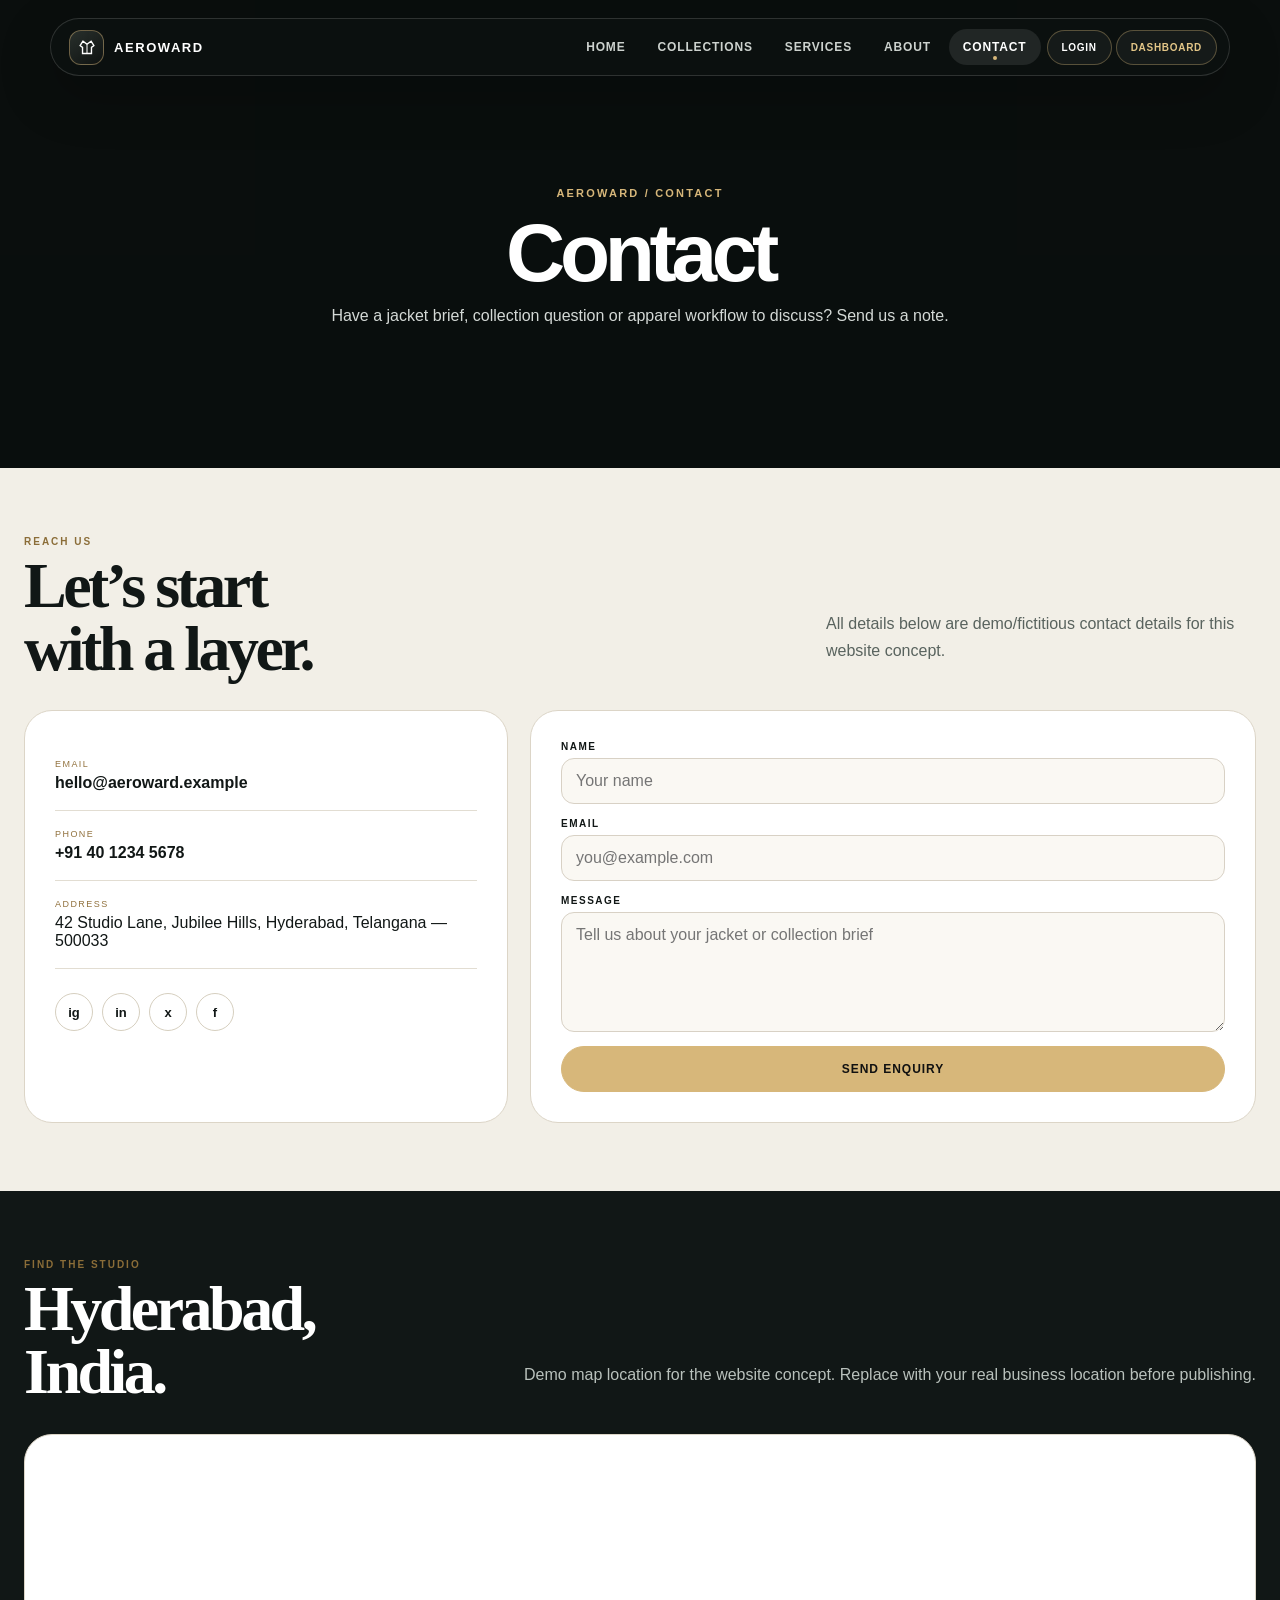
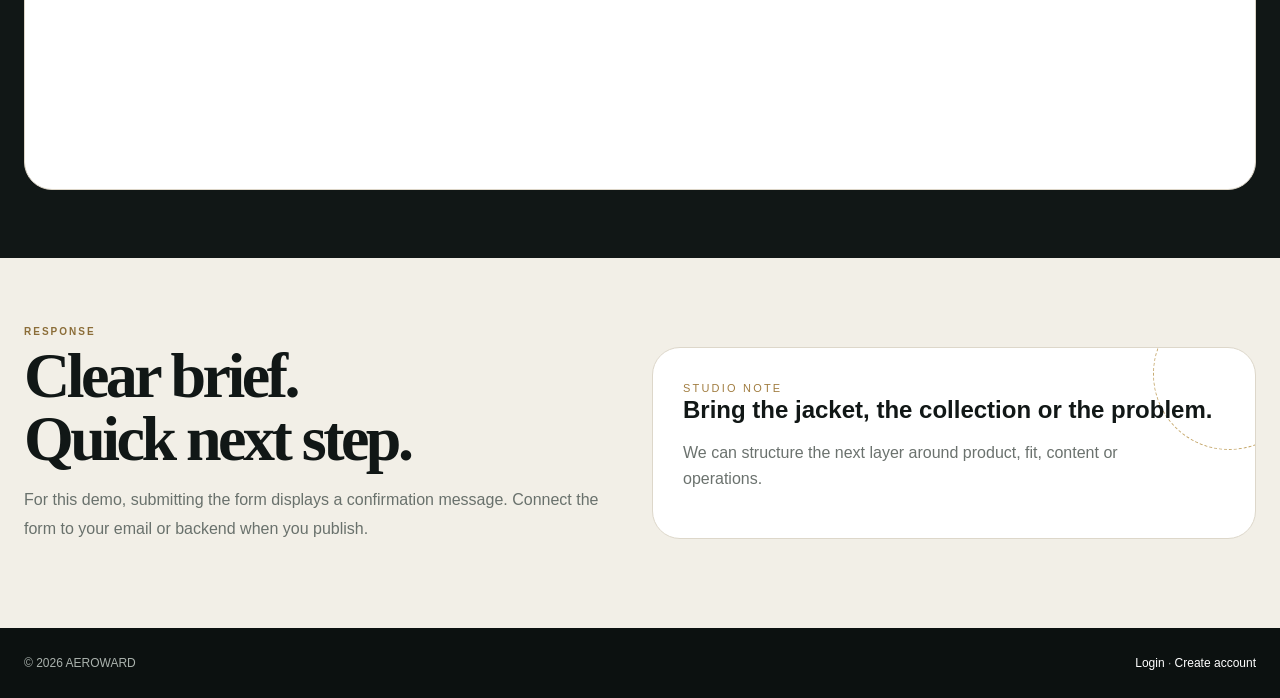
<file: contact.html>
<!doctype html><html lang="en"><head><meta charset="utf-8"><meta name="viewport" content="width=device-width,initial-scale=1"><title>Contact — AEROWARD</title><link rel="stylesheet" href="styles.css"><link rel="icon" href="data:image/svg+xml,%3Csvg xmlns='http://www.w3.org/2000/svg' viewBox='0 0 64 64'%3E%3Crect width='64' height='64' rx='18' fill='%23121716'/%3E%3Cpath d='M20 15l12 9 12-9 8 13-7 5v18H19V33l-7-5 8-13z' fill='none' stroke='%23d7b77a' stroke-width='3'/%3E%3C/svg%3E"></head><body>
<header class="site-nav"><a class="brand" href="index.html"><span class="brand-mark"><svg viewBox="0 0 64 64" fill="none"><path d="M20 15l12 9 12-9 8 13-7 5v18H19V33l-7-5 8-13z" stroke="currentColor" stroke-width="4"/><path d="M32 24v27" stroke="currentColor" stroke-width="3"/></svg></span><span>AEROWARD</span></a><nav class="nav-links"><a href="index.html">Home</a><a href="collections.html">Collections</a><a href="services.html">Services</a><a href="about.html">About</a><a class="active" nav-cta href="contact.html">Contact</a><a class="nav-login" href="login.html">Login</a><a class="nav-dashboard" href="dashboard.html">Dashboard</a></nav><button class="menu-btn" aria-label="Open menu" aria-expanded="false">☰</button><div class="mobile-panel"><a href="index.html">Home</a><a href="collections.html">Collections</a><a href="services.html">Services</a><a href="about.html">About</a><a class="active" nav-cta href="contact.html">Contact</a><a class="nav-login" href="login.html">Login</a><a class="nav-dashboard" href="dashboard.html">Dashboard</a></div></header>
<section class="page-hero" style="background-image:url('https://images.pexels.com/photos/1181686/pexels-photo-1181686.jpeg?auto=compress&cs=tinysrgb&w=1900')"><div><div class="eyebrow">AEROWARD / CONTACT</div><h1>Contact</h1><p>Have a jacket brief, collection question or apparel workflow to discuss? Send us a note.</p></div></section>
<section class="section paper reveal"><div class="container"><div class="section-head"><div><div class="section-kicker">Reach us</div><h2>Let’s start<br>with a layer.</h2></div><p>All details below are demo/fictitious contact details for this website concept.</p></div><div class="contact-grid"><div class="contact-info"><div class="contact-item"><small>Email</small><a href="mailto:hello@aeroward.example">hello@aeroward.example</a></div><div class="contact-item"><small>Phone</small><a href="tel:+914012345678">+91 40 1234 5678</a></div><div class="contact-item"><small>Address</small><span>42 Studio Lane, Jubilee Hills, Hyderabad, Telangana — 500033</span></div><div class="socials"><a class="social" href="https://instagram.com" target="_blank" rel="noreferrer" aria-label="Instagram">ig</a><a class="social" href="https://www.linkedin.com" target="_blank" rel="noreferrer" aria-label="LinkedIn">in</a><a class="social" href="https://x.com" target="_blank" rel="noreferrer" aria-label="X">x</a><a class="social" href="https://www.facebook.com" target="_blank" rel="noreferrer" aria-label="Facebook">f</a></div></div><form class="contact-form" id="contactForm"><div class="field"><label>Name</label><input required placeholder="Your name"></div><div class="field"><label>Email</label><input required type="email" placeholder="you@example.com"></div><div class="field"><label>Message</label><textarea required placeholder="Tell us about your jacket or collection brief"></textarea></div><button class="btn primary" type="submit"><span>Send enquiry</span></button></form></div></div></section>
<section class="section dark reveal"><div class="container"><div class="section-head"><div><div class="section-kicker">Find the studio</div><h2>Hyderabad,<br>India.</h2></div><p>Demo map location for the website concept. Replace with your real business location before publishing.</p></div><div class="map"><iframe title="Demo map" loading="lazy" src="https://www.openstreetmap.org/export/embed.html?bbox=78.397%2C17.405%2C78.452%2C17.438&layer=mapnik&marker=17.423%2C78.425"></iframe></div></div></section>
<section class="section paper reveal"><div class="container"><div class="split"><div class="split-copy"><div class="section-kicker">Response</div><h2>Clear brief.<br>Quick next step.</h2><p>For this demo, submitting the form displays a confirmation message. Connect the form to your email or backend when you publish.</p></div><div class="feature"><span class="num">STUDIO NOTE</span><h3>Bring the jacket, the collection or the problem.</h3><p>We can structure the next layer around product, fit, content or operations.</p></div></div></div></section>
<footer><div class="container footer-row"><span>© 2026 AEROWARD</span><span><a href="login.html">Login</a> · <a href="signup.html">Create account</a></span></div></footer><div class="toast" id="toast">Message sent — this demo form is ready for integration.</div><script src="app.js"></script></body></html>
</file>
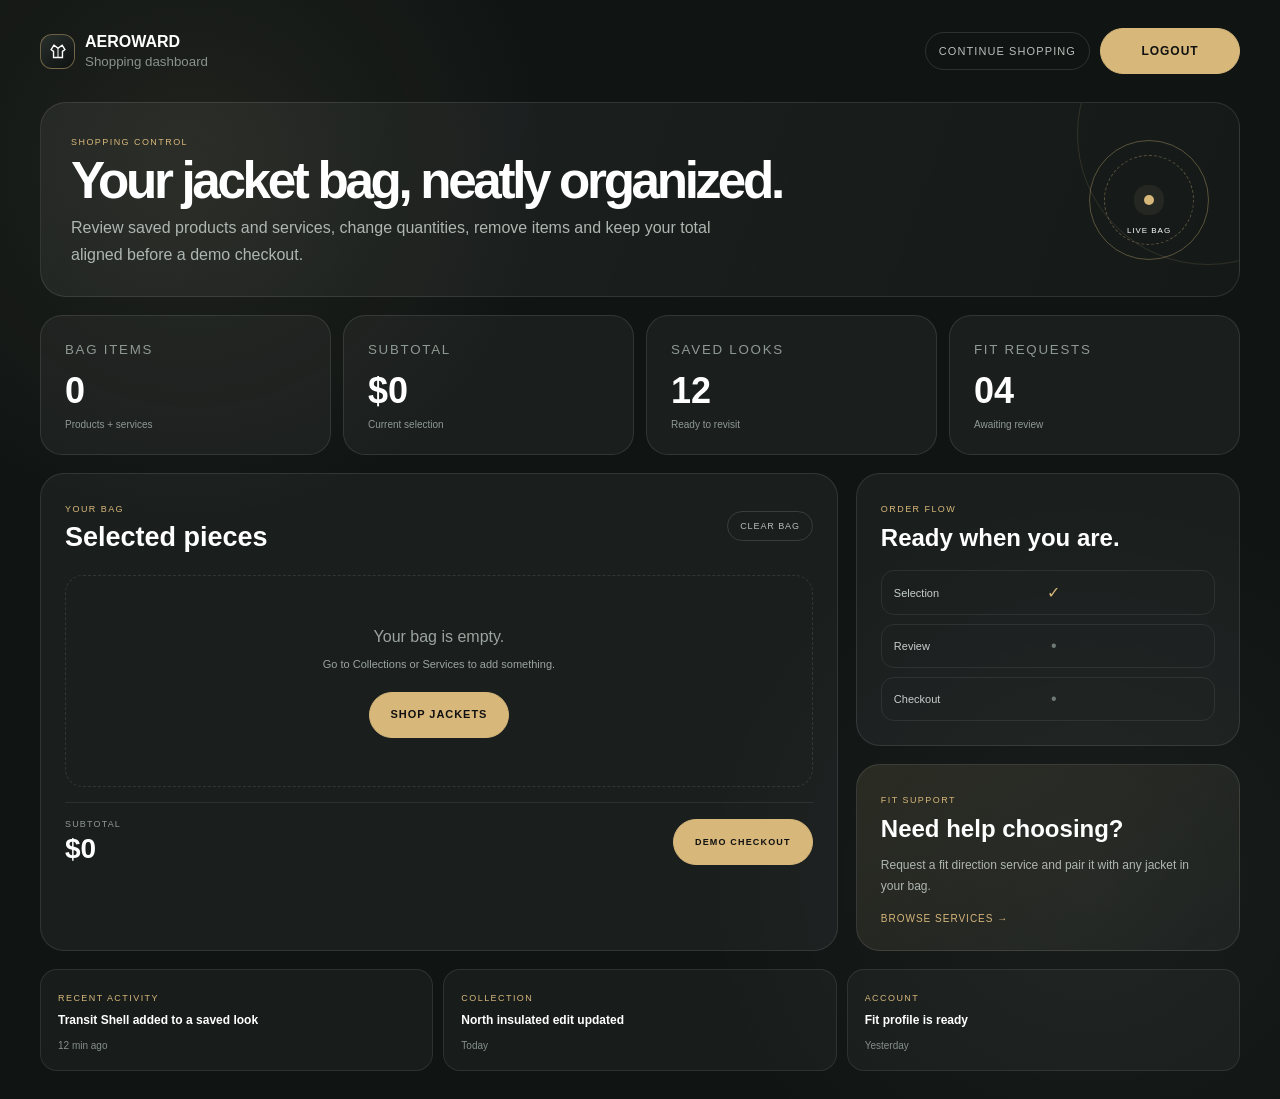
<file: dashboard.html>
<!doctype html><html lang="en"><head><meta charset="utf-8"><meta name="viewport" content="width=device-width,initial-scale=1"><title>Dashboard — AEROWARD</title><meta name="description" content="AEROWARD shopping dashboard."><link rel="stylesheet" href="styles.css"><link rel="icon" href="data:image/svg+xml,%3Csvg xmlns='http://www.w3.org/2000/svg' viewBox='0 0 64 64'%3E%3Crect width='64' height='64' rx='18' fill='%23121716'/%3E%3Cpath d='M20 15l12 9 12-9 8 13-7 5v18H19V33l-7-5 8-13z' fill='none' stroke='%23d7b77a' stroke-width='3'/%3E%3C/svg%3E"></head><body><main class="dashboard"><div class="dash-shell">
<div class="dash-top"><div class="dash-brand"><span class="brand-mark"><svg viewBox="0 0 64 64" fill="none"><path d="M20 15l12 9 12-9 8 13-7 5v18H19V33l-7-5 8-13z" stroke="currentColor" stroke-width="4"/><path d="M32 24v27" stroke="currentColor" stroke-width="3"/></svg></span><div><strong>AEROWARD</strong><small>Shopping dashboard</small></div></div><div class="dash-actions"><a class="dash-link" href="collections.html">Continue shopping</a><a class="btn primary" href="index.html"><span>Logout</span></a></div></div>
<div class="dash-welcome"><div><small>SHOPPING CONTROL</small><h1>Your jacket bag, neatly organized.</h1><p>Review saved products and services, change quantities, remove items and keep your total aligned before a demo checkout.</p></div><div class="dash-pulse"><i></i><span>LIVE BAG</span></div></div>
<div class="dash-stats"><div class="dash-card"><small>Bag items</small><b class="dash-item-count">0</b><span>Products + services</span></div><div class="dash-card"><small>Subtotal</small><b class="dash-total">$0</b><span>Current selection</span></div><div class="dash-card"><small>Saved looks</small><b>12</b><span>Ready to revisit</span></div><div class="dash-card"><small>Fit requests</small><b>04</b><span>Awaiting review</span></div></div>
<div class="dash-main"><section class="dash-bag-card"><div class="dash-section-head"><div><small>YOUR BAG</small><h2>Selected pieces</h2></div><button class="dash-clear" type="button">Clear bag</button></div><div class="dashboard-cart-items"></div><div class="dashboard-empty">Your bag is empty.<br><span>Go to Collections or Services to add something.</span><a class="btn primary" href="collections.html"><span>Shop jackets</span></a></div><div class="dash-checkout"><div><span>Subtotal</span><strong class="dash-total">$0</strong></div><button class="btn primary demo-checkout" type="button"><span>Demo checkout</span></button></div></section>
<aside class="dash-side"><div class="dash-side-card"><small>ORDER FLOW</small><h3>Ready when you are.</h3><div class="order-steps"><div class="done"><span>Selection</span><i>✓</i></div><div><span>Review</span><i>•</i></div><div><span>Checkout</span><i>•</i></div></div></div><div class="dash-side-card accent"><small>FIT SUPPORT</small><h3>Need help choosing?</h3><p>Request a fit direction service and pair it with any jacket in your bag.</p><a class="dash-text-link" href="services.html">Browse services →</a></div></aside></div>
<div class="dash-bottom"><div><small>RECENT ACTIVITY</small><strong>Transit Shell added to a saved look</strong><span>12 min ago</span></div><div><small>COLLECTION</small><strong>North insulated edit updated</strong><span>Today</span></div><div><small>ACCOUNT</small><strong>Fit profile is ready</strong><span>Yesterday</span></div></div>
</div></main><script src="app.js"></script></body></html>
</file>
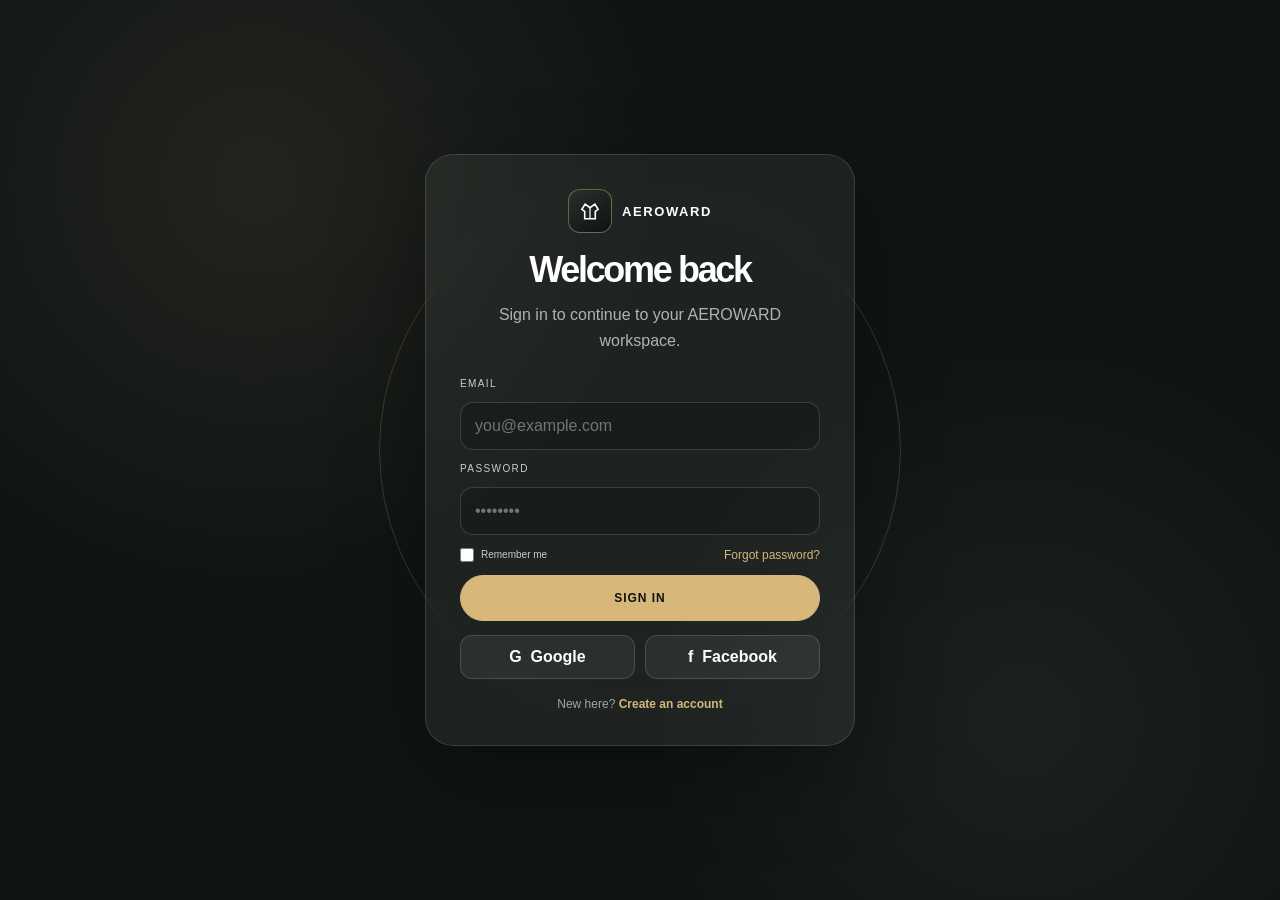
<file: login.html>
<!doctype html><html lang="en"><head><meta charset="utf-8"><meta name="viewport" content="width=device-width,initial-scale=1"><title>Login — AEROWARD</title><link rel="stylesheet" href="styles.css"><link rel="icon" href="data:image/svg+xml,%3Csvg xmlns='http://www.w3.org/2000/svg' viewBox='0 0 64 64'%3E%3Crect width='64' height='64' rx='18' fill='%23121716'/%3E%3Cpath d='M20 15l12 9 12-9 8 13-7 5v18H19V33l-7-5 8-13z' fill='none' stroke='%23d7b77a' stroke-width='3'/%3E%3C/svg%3E"></head><body><main class="auth auth-login"><div class="auth-backdrop" style="background-image:url('https://images.pexels.com/photos/6311390/pexels-photo-6311390.jpeg?auto=compress&cs=tinysrgb&w=2000')"></div><div class="auth-card"><div class="auth-logo"><a class="brand" href="index.html"><span class="brand-mark"><svg viewBox="0 0 64 64" fill="none"><path d="M20 15l12 9 12-9 8 13-7 5v18H19V33l-7-5 8-13z" stroke="currentColor" stroke-width="4"/><path d="M32 24v27" stroke="currentColor" stroke-width="3"/></svg></span><span>AEROWARD</span></a></div><h1>Welcome back</h1><p>Sign in to continue to your AEROWARD workspace.</p><form class="auth-form" onsubmit="event.preventDefault();location.href='dashboard.html'"><label>Email</label><input type="email" required placeholder="you@example.com"><label>Password</label><input type="password" required placeholder="••••••••"><div class="remember"><label class="single-line-check"><input type="checkbox"> <span>Remember me</span></label><a href="#" style="color:var(--gold)">Forgot password?</a></div><button class="btn primary" type="submit"><span>Sign in</span></button></form><div class="auth-social"><button type="button">G&nbsp; Google</button><button type="button">f&nbsp; Facebook</button></div><div class="auth-footer">New here? <a href="signup.html">Create an account</a></div></div></main></body></html>
</file>
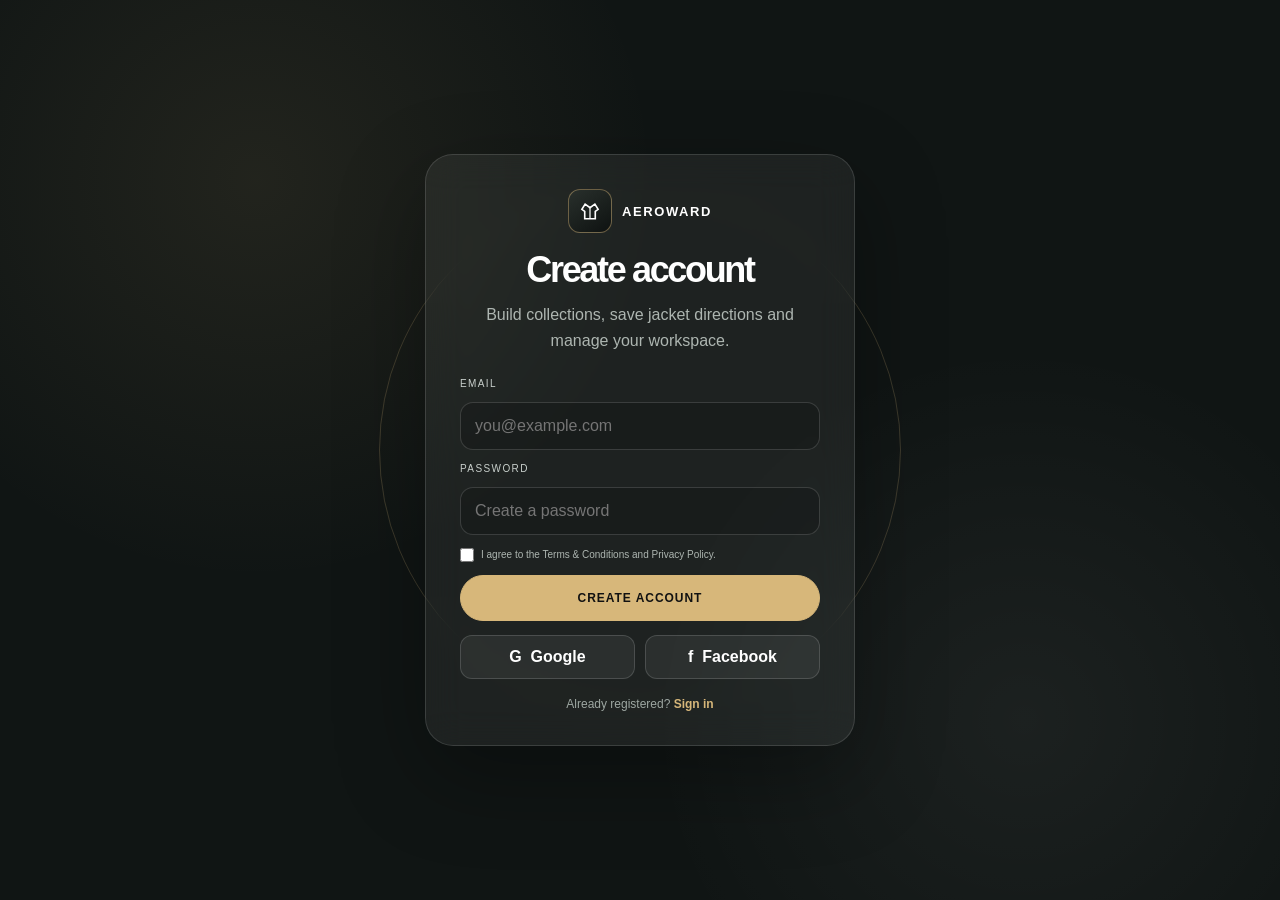
<file: signup.html>
<!doctype html><html lang="en"><head><meta charset="utf-8"><meta name="viewport" content="width=device-width,initial-scale=1"><title>Sign Up — AEROWARD</title><link rel="stylesheet" href="styles.css"><link rel="icon" href="data:image/svg+xml,%3Csvg xmlns='http://www.w3.org/2000/svg' viewBox='0 0 64 64'%3E%3Crect width='64' height='64' rx='18' fill='%23121716'/%3E%3Cpath d='M20 15l12 9 12-9 8 13-7 5v18H19V33l-7-5 8-13z' fill='none' stroke='%23d7b77a' stroke-width='3'/%3E%3C/svg%3E"></head><body><main class="auth auth-signup"><div class="auth-backdrop" style="background-image:url('https://images.pexels.com/photos/6311390/pexels-photo-6311390.jpeg?auto=compress&cs=tinysrgb&w=2000')"></div><div class="auth-card"><div class="auth-logo"><a class="brand" href="index.html"><span class="brand-mark"><svg viewBox="0 0 64 64" fill="none"><path d="M20 15l12 9 12-9 8 13-7 5v18H19V33l-7-5 8-13z" stroke="currentColor" stroke-width="4"/><path d="M32 24v27" stroke="currentColor" stroke-width="3"/></svg></span><span>AEROWARD</span></a></div><h1>Create account</h1><p>Build collections, save jacket directions and manage your workspace.</p><form class="auth-form" onsubmit="event.preventDefault();location.href='dashboard.html'"><label>Email</label><input type="email" required placeholder="you@example.com"><label>Password</label><input type="password" required placeholder="Create a password"><label class="terms single-line-check"><input type="checkbox" required><span>I agree to the Terms &amp; Conditions and Privacy Policy.</span></label><button class="btn primary" type="submit"><span>Create account</span></button></form><div class="auth-social"><button type="button">G&nbsp; Google</button><button type="button">f&nbsp; Facebook</button></div><div class="auth-footer">Already registered? <a href="login.html">Sign in</a></div></div></main></body></html>
</file>
<file: styles.css>
:root{--ink:#111716;--ink2:#18201e;--paper:#f2efe7;--paper2:#e7e2d7;--gold:#d7b77a;--red:#b44c3d;--muted:#a9b0ac;--line:rgba(255,255,255,.15);--ease:cubic-bezier(.22,.75,.16,1);--max:1240px}
*{box-sizing:border-box}html{scroll-behavior:smooth}body{margin:0;background:var(--paper);color:var(--ink);font-family:'DM Sans',sans-serif;overflow-x:hidden}a{text-decoration:none;color:inherit}button,input,textarea{font:inherit}button{cursor:pointer}.container{width:min(calc(100% - 48px),var(--max));margin:auto}.site-nav{position:fixed;top:18px;left:50%;transform:translateX(-50%);width:min(calc(100% - 36px),1180px);z-index:50;display:flex;align-items:center;justify-content:space-between;padding:10px 12px 10px 18px;border:1px solid rgba(255,255,255,.14);border-radius:999px;background:rgba(13,18,17,.72);backdrop-filter:blur(18px);box-shadow:0 18px 55px rgba(0,0,0,.22)}.brand{display:flex;align-items:center;gap:10px;color:#fff;font-weight:800;letter-spacing:.12em;font-size:13px;white-space:nowrap}.brand-mark{width:35px;height:35px;border-radius:12px;display:grid;place-items:center;border:1px solid rgba(215,183,122,.45);background:linear-gradient(145deg,#29302c,#0e1211)}.brand-mark svg{width:22px}.nav-links{display:flex;align-items:center;gap:4px}.nav-links a{color:#cdd2ce;font-size:12px;font-weight:700;letter-spacing:.07em;text-transform:uppercase;padding:11px 14px;border-radius:999px;transition:.35s var(--ease);position:relative}.nav-links a:hover,.nav-links a.active{color:#fff;background:rgba(255,255,255,.09)}.nav-links a.active:after{content:'';position:absolute;left:50%;bottom:5px;width:4px;height:4px;border-radius:50%;background:var(--gold);transform:translateX(-50%)}.nav-cta{padding:11px 16px!important;background:var(--gold)!important;color:#111!important}.nav-cta:after{display:none!important}.menu-btn{display:none;width:42px;height:42px;border:1px solid rgba(255,255,255,.16);border-radius:50%;background:rgba(255,255,255,.06);color:#fff}.mobile-panel{display:none}
.hero{min-height:100svh;position:relative;background:#0e1312;color:#fff;display:grid;align-items:center;overflow:hidden}.hero-slide{position:absolute;inset:0;background-size:cover;background-position:center;opacity:0;transform:scale(1.08);transition:opacity 1.1s ease,transform 8s linear}.hero-slide.active{opacity:1;transform:scale(1)}.hero:after{content:'';position:absolute;inset:0;background:linear-gradient(90deg,rgba(6,10,9,.82),rgba(6,10,9,.3) 55%,rgba(6,10,9,.62)),linear-gradient(0deg,rgba(6,10,9,.72),transparent 45%);z-index:1}.hero-content{position:relative;z-index:2;width:min(calc(100% - 48px),1240px);margin:auto;padding-top:74px}.eyebrow{display:flex;align-items:center;gap:12px;text-transform:uppercase;letter-spacing:.2em;font-size:11px;color:var(--gold);font-weight:800}.eyebrow:before{content:'';width:32px;height:1px;background:var(--gold)}h1{font-family:'Manrope',sans-serif;font-size:clamp(48px,7.8vw,112px);line-height:.92;letter-spacing:-.065em;margin:22px 0 24px;max-width:900px}.hero h1 .line{display:block;overflow:hidden}.hero h1 .line span{display:block;transform:translateY(115%);animation:rise .9s var(--ease) forwards}.hero h1 .line:nth-child(2) span{animation-delay:.13s}.hero-copy{max-width:600px;color:#d7dcda;font-size:17px;line-height:1.75}.actions{display:flex;gap:12px;flex-wrap:wrap;margin-top:28px}.btn{display:inline-flex;align-items:center;justify-content:center;min-height:46px;padding:0 19px;border-radius:999px;border:1px solid rgba(255,255,255,.2);background:rgba(255,255,255,.08);color:#fff;font-size:12px;font-weight:800;letter-spacing:.08em;text-transform:uppercase;transition:.35s var(--ease);position:relative;overflow:hidden}.btn:before{content:'';position:absolute;inset:-40% 60% -40% -20%;background:rgba(255,255,255,.22);transform:skewX(-18deg) translateX(-160%);transition:.7s var(--ease)}.btn:hover:before{transform:skewX(-18deg) translateX(240%)}.btn:hover{transform:translateY(-3px);box-shadow:0 15px 35px rgba(0,0,0,.22)}.btn span{position:relative;z-index:1}.btn.primary{background:var(--gold);border-color:var(--gold);color:#111}.hero-meta{position:absolute;bottom:28px;left:0;right:0;z-index:3;display:flex;justify-content:space-between;align-items:end;color:#fff}.slide-count{font-size:12px;letter-spacing:.18em}.progress{width:260px;height:2px;background:rgba(255,255,255,.2);position:relative}.progress i{display:block;height:100%;background:var(--gold);width:33%;transition:width .3s}.hero-scroll{writing-mode:vertical-rl;font-size:10px;letter-spacing:.22em;text-transform:uppercase;color:#cfd4d1}.float-stitch{position:absolute;right:8%;top:24%;z-index:2;width:150px;height:150px;border:1px dashed rgba(215,183,122,.5);border-radius:50%;animation:spin 18s linear infinite}.float-stitch:after{content:'JACKET / 01';position:absolute;inset:0;display:grid;place-items:center;font-size:9px;letter-spacing:.2em;color:#fff}
.section{padding:96px 0;position:relative}.section.dark{background:var(--ink);color:#fff}.section.paper{background:var(--paper)}.section-head{display:flex;align-items:end;justify-content:space-between;gap:30px;margin-bottom:38px}.section-kicker{font-size:10px;text-transform:uppercase;letter-spacing:.2em;color:#8b6d38;font-weight:800}.section h2{font-family:'Manrope';font-size:clamp(34px,5vw,68px);letter-spacing:-.055em;line-height:.98;margin:8px 0 0}.section-head p{max-width:430px;color:#6b726e;line-height:1.7}.dark .section-head p{color:#aeb6b1}
.home-grid{display:grid;grid-template-columns:1.05fr .95fr;gap:22px}.editorial-card{position:relative;min-height:480px;border-radius:28px;overflow:hidden;background:#18211e}.editorial-card img{width:100%;height:100%;object-fit:cover;display:block;transition:transform 1.2s var(--ease)}.editorial-card:hover img{transform:scale(1.05)}.editorial-card:after{content:'';position:absolute;inset:0;background:linear-gradient(0deg,rgba(0,0,0,.7),transparent 58%)}.editorial-copy{position:absolute;left:28px;right:28px;bottom:28px;z-index:2;color:#fff}.editorial-copy h3{font-size:28px;margin:0 0 7px}.editorial-copy p{margin:0;color:#d1d7d3;line-height:1.6}.feature-stack{display:grid;grid-template-rows:1fr 1fr;gap:22px}.feature{padding:30px;border-radius:28px;background:#fff;border:1px solid #ddd7ca;position:relative;overflow:hidden}.feature:before{content:'';position:absolute;width:150px;height:150px;border:1px dashed #c6a96e;border-radius:50%;right:-50px;top:-50px;animation:spin 18s linear infinite}.feature h3{font-size:24px;margin:0 0 10px}.feature p{color:#6b726e;line-height:1.65;max-width:470px}.feature .num{font-size:11px;letter-spacing:.2em;color:#a17d40}
.service-grid{display:grid;grid-template-columns:repeat(4,1fr);gap:14px}.service-card{min-height:320px;padding:28px;border:1px solid rgba(255,255,255,.14);background:linear-gradient(145deg,rgba(255,255,255,.07),rgba(255,255,255,.02));border-radius:24px;position:relative;overflow:hidden;transition:.45s var(--ease)}.service-card:hover{transform:translateY(-7px);border-color:rgba(215,183,122,.65)}.service-icon{width:48px;height:48px;border-radius:15px;border:1px solid rgba(215,183,122,.4);display:grid;place-items:center;color:var(--gold);margin-bottom:58px}.service-card h3{font-size:20px;margin:0 0 10px}.service-card p{color:#aeb6b1;line-height:1.65;font-size:14px}.service-card small{position:absolute;top:28px;right:28px;color:#75807a;letter-spacing:.16em}
.rail-wrap{overflow:hidden;margin-top:24px}.rail{display:flex;gap:16px;width:max-content;animation:rail 38s linear infinite}.rail.reverse{animation-direction:reverse;animation-duration:42s}.rail-card{width:280px;height:360px;border-radius:22px;overflow:hidden;position:relative;background:#1b2321;flex:0 0 auto}.rail-card img{width:100%;height:100%;object-fit:cover}.rail-card:after{content:'';position:absolute;inset:0;background:linear-gradient(0deg,rgba(0,0,0,.55),transparent 55%)}.rail-card span{position:absolute;z-index:2;left:18px;bottom:16px;color:#fff;font-size:11px;letter-spacing:.16em;text-transform:uppercase}
.interactive{display:grid;grid-template-columns:.9fr 1.1fr;gap:22px;align-items:stretch}.lookbook{border-radius:28px;overflow:hidden;min-height:560px;position:relative;background:#101514}.lookbook img{width:100%;height:100%;object-fit:cover;transition:transform 1s var(--ease)}.lookbook:hover img{transform:scale(1.06)}.lookbook .label{position:absolute;left:24px;top:24px;background:rgba(10,14,13,.66);backdrop-filter:blur(10px);padding:9px 12px;border-radius:999px;color:#fff;font-size:10px;letter-spacing:.18em}.spec-panel{border-radius:28px;background:#fff;border:1px solid #dcd5c7;padding:32px}.spec-row{display:grid;grid-template-columns:130px 1fr;gap:20px;padding:20px 0;border-bottom:1px solid #e4dfd4}.spec-row:last-child{border-bottom:0}.spec-row strong{font-size:11px;text-transform:uppercase;letter-spacing:.16em;color:#8a6b38}.spec-row p{margin:0;color:#5f6863;line-height:1.7}.chips{display:flex;flex-wrap:wrap;gap:8px}.chip{padding:9px 12px;border:1px solid #d8d1c4;border-radius:999px;font-size:11px;background:#faf8f3;transition:.3s}.chip:hover{border-color:#b18b4d;transform:translateY(-2px)}
.parallax{min-height:480px;border-radius:30px;overflow:hidden;position:relative;background:#111 url('https://images.pexels.com/photos/1043474/pexels-photo-1043474.jpeg?auto=compress&cs=tinysrgb&w=1800') center/cover fixed}.parallax:after{content:'';position:absolute;inset:0;background:linear-gradient(90deg,rgba(8,11,10,.8),rgba(8,11,10,.25))}.parallax-content{position:relative;z-index:2;padding:72px 60px;color:#fff;max-width:720px}.parallax-content h2{font-family:'Playfair Display';font-size:clamp(42px,6vw,78px);font-style:italic;line-height:1;margin:0 0 18px}.parallax-content p{color:#d1d6d3;line-height:1.8}
.review-grid{display:grid;grid-template-columns:repeat(3,1fr);gap:16px}.review{background:#fff;border:1px solid #ddd7ca;border-radius:24px;padding:28px;min-height:250px;display:flex;flex-direction:column;justify-content:space-between}.stars{color:#a17d40;letter-spacing:.12em}.review p{line-height:1.7;color:#5e6862}.person{display:flex;align-items:center;gap:12px;border-top:1px solid #e4dfd4;padding-top:16px}.avatar{width:40px;height:40px;border-radius:50%;object-fit:cover}.person strong{display:block;font-size:13px}.person small{color:#7b827e}
.contact-grid{display:grid;grid-template-columns:.8fr 1.2fr;gap:22px}.contact-info,.contact-form,.map{border-radius:28px;background:#fff;border:1px solid #dcd5c7}.contact-info{padding:30px}.contact-item{padding:18px 0;border-bottom:1px solid #e2ddd2}.contact-item:last-child{border:0}.contact-item small{display:block;text-transform:uppercase;letter-spacing:.16em;font-size:9px;color:#91713d;margin-bottom:5px}.contact-item a{font-weight:700}.socials{display:flex;gap:9px;margin-top:24px}.social{width:38px;height:38px;border:1px solid #d6cfbf;border-radius:50%;display:grid;place-items:center;font-size:13px;font-weight:800;transition:.3s}.social:hover{background:var(--ink);color:#fff;transform:translateY(-3px)}.contact-form{padding:30px;display:grid;gap:14px}.field{display:grid;gap:6px}.field label{font-size:10px;text-transform:uppercase;letter-spacing:.15em;font-weight:800}.field input,.field textarea{width:100%;border:1px solid #d8d1c5;background:#faf8f3;border-radius:13px;padding:13px 14px;outline:0}.field textarea{min-height:120px;resize:vertical}.map{overflow:hidden;min-height:350px}.map iframe{width:100%;height:100%;min-height:350px;border:0;filter:saturate(.65) contrast(1.05)}
.page-hero{min-height:55svh;display:grid;place-items:center;text-align:center;color:#fff;position:relative;background:#101514 center/cover}.page-hero:after{content:'';position:absolute;inset:0;background:rgba(6,10,9,.62)}.page-hero>*{position:relative;z-index:2}.page-hero h1{font-size:clamp(42px,7vw,82px);margin:18px auto 12px}.page-hero p{max-width:650px;color:#d4d9d6;line-height:1.7;margin:auto}.page-hero .eyebrow{justify-content:center}.page-hero .eyebrow:before{display:none}
.split{display:grid;grid-template-columns:1fr 1fr;gap:24px;align-items:center}.split-media{height:500px;border-radius:28px;overflow:hidden}.split-media img{width:100%;height:100%;object-fit:cover}.split-copy p{color:#69716c;line-height:1.8}.metric-grid{display:grid;grid-template-columns:repeat(4,1fr);gap:14px}.metric{padding:28px;border-radius:22px;background:#fff;border:1px solid #ddd7ca}.metric b{font-size:44px;letter-spacing:-.05em}.metric span{display:block;margin-top:7px;color:#777f7a;font-size:12px;text-transform:uppercase;letter-spacing:.14em}
.auth{min-height:100svh;background:#101514;color:#fff;display:grid;place-items:center;padding:30px;position:relative;overflow:hidden}.auth:before{content:'';position:absolute;width:520px;height:520px;border:1px solid rgba(215,183,122,.22);border-radius:50%;animation:spin 20s linear infinite}.auth-card{width:min(100%,430px);padding:34px;border:1px solid rgba(255,255,255,.13);background:rgba(255,255,255,.06);backdrop-filter:blur(18px);border-radius:28px;position:relative;z-index:2}.auth-logo{display:flex;justify-content:center;margin-bottom:20px}.auth-card h1{font-size:36px;text-align:center;margin:0 0 10px}.auth-card>p{text-align:center;color:#aeb6b1;line-height:1.6;margin-bottom:24px}.auth-form{display:grid;gap:13px}.auth-form label{font-size:10px;text-transform:uppercase;letter-spacing:.14em;color:#c8cfcb}.auth-form input{width:100%;padding:14px;border:1px solid rgba(255,255,255,.15);background:rgba(0,0,0,.18);color:#fff;border-radius:13px;outline:0}.auth-form input:focus{border-color:var(--gold)}.remember{display:flex;justify-content:space-between;align-items:center;font-size:12px;color:#aeb6b1}.remember label{display:flex;gap:7px;align-items:center;text-transform:none;letter-spacing:0}.auth-social{display:grid;grid-template-columns:1fr 1fr;gap:10px;margin:14px 0}.auth-social button{height:44px;border-radius:12px;border:1px solid rgba(255,255,255,.15);background:rgba(255,255,255,.06);color:#fff;font-weight:700}.terms{display:flex;gap:8px;align-items:flex-start;color:#aeb6b1;font-size:12px;line-height:1.5}.auth-footer{text-align:center;margin-top:18px;color:#9ea7a2;font-size:12px}.auth-footer a{color:var(--gold);font-weight:700}
.dashboard{min-height:100svh;background:#101514;color:#fff;padding:28px}.dash-shell{max-width:1200px;margin:auto}.dash-top{display:flex;align-items:center;justify-content:space-between;margin-bottom:28px}.dash-brand{display:flex;gap:10px;align-items:center}.dash-grid{display:grid;grid-template-columns:repeat(4,1fr);gap:14px}.dash-card{padding:24px;border:1px solid rgba(255,255,255,.1);background:rgba(255,255,255,.045);border-radius:22px}.dash-card small{color:#8f9993;text-transform:uppercase;letter-spacing:.13em}.dash-card b{font-size:36px;display:block;margin-top:12px}.dash-wide{grid-column:span 2}.bar{height:8px;background:#242d29;border-radius:20px;overflow:hidden;margin-top:18px}.bar i{display:block;height:100%;width:74%;background:var(--gold);border-radius:inherit}.activity{display:grid;gap:12px;margin-top:16px}.activity div{display:flex;justify-content:space-between;padding:13px 0;border-bottom:1px solid rgba(255,255,255,.08);color:#b6bdb9}.activity strong{color:#fff}
.reveal{opacity:0;transform:translateY(25px);transition:.9s var(--ease)}.reveal.show{opacity:1;transform:none}.stagger>*{opacity:0;transform:translateY(22px);transition:.75s var(--ease)}.stagger.show>*{opacity:1;transform:none}.stagger.show>*:nth-child(2){transition-delay:.08s}.stagger.show>*:nth-child(3){transition-delay:.16s}.stagger.show>*:nth-child(4){transition-delay:.24s}.stagger.show>*:nth-child(5){transition-delay:.32s}
footer{background:#0c1110;color:#aab2ad;padding:28px 0;font-size:12px}.footer-row{display:flex;justify-content:space-between;gap:20px;align-items:center}.footer-row a{color:#fff}.toast{position:fixed;right:22px;bottom:22px;background:#17201d;color:#fff;border:1px solid rgba(215,183,122,.4);padding:14px 18px;border-radius:14px;z-index:100;transform:translateY(30px);opacity:0;pointer-events:none;transition:.4s}.toast.show{transform:none;opacity:1}
@keyframes rise{to{transform:none}}@keyframes spin{to{transform:rotate(360deg)}}@keyframes rail{to{transform:translateX(-50%)}}@keyframes float{50%{transform:translateY(-10px)}}
@media(max-width:900px){.site-nav{top:10px;width:calc(100% - 20px);border-radius:22px;padding:9px 10px}.nav-links{display:none}.menu-btn{display:grid;place-items:center}.mobile-panel{position:absolute;left:0;right:0;top:62px;padding:10px;border-radius:20px;background:rgba(13,18,17,.96);border:1px solid rgba(255,255,255,.13);box-shadow:0 20px 45px rgba(0,0,0,.3);display:grid;gap:5px;opacity:0;visibility:hidden;transform:translateY(-8px);transition:.3s var(--ease)}.mobile-panel.open{opacity:1;visibility:visible;transform:none}.mobile-panel a{padding:13px 14px;color:#dce1de;border-radius:13px;font-size:12px;text-transform:uppercase;letter-spacing:.1em;font-weight:700}.mobile-panel a:hover,.mobile-panel a.active{background:rgba(255,255,255,.08);color:#fff}.hero-content{padding-top:90px}.home-grid,.interactive,.split,.contact-grid{grid-template-columns:1fr}.service-grid{grid-template-columns:1fr 1fr}.review-grid{grid-template-columns:1fr}.metric-grid{grid-template-columns:1fr 1fr}.feature-stack{grid-template-rows:auto}.editorial-card{min-height:420px}.lookbook{min-height:460px}.section{padding:74px 0}.section-head{align-items:start;flex-direction:column}.page-hero{min-height:48svh}.parallax{background-attachment:scroll}.dash-grid{grid-template-columns:1fr 1fr}.dash-wide{grid-column:span 2}}
@media(max-width:600px){.container{width:min(calc(100% - 28px),var(--max))}.brand{font-size:11px;letter-spacing:.08em}.brand-mark{width:32px;height:32px}.hero-content{width:calc(100% - 28px);text-align:center}.hero .eyebrow{justify-content:center}.hero .eyebrow:before{display:none}.hero h1{font-size:clamp(43px,14vw,66px);max-width:100%;margin:18px auto 20px}.hero-copy{font-size:14px}.actions{justify-content:center}.hero-meta{padding:0 14px;bottom:18px}.progress{width:130px}.hero-scroll{display:none}.float-stitch{width:100px;height:100px;right:-20px;top:27%}.service-grid,.metric-grid,.dash-grid{grid-template-columns:1fr}.dash-wide{grid-column:auto}.rail-card{width:220px;height:300px}.parallax{min-height:430px}.parallax-content{padding:55px 28px}.section h2{font-size:42px}.split-media{height:360px}.contact-grid{gap:14px}.map,.map iframe{min-height:300px}.auth{padding:18px}.auth-card{padding:25px}.auth-card h1{font-size:32px}.footer-row{flex-direction:column;text-align:center}.page-hero h1{font-size:46px}}
@media(min-width:1400px){.container,.hero-content{max-width:1320px}.section{padding:112px 0}}

.paper .service-card{color:var(--ink);background:#fff}.paper .service-card p{color:#69716c}.paper .service-card .service-icon{background:#faf8f3}

/* AEROWARD refinement pack */
.compact-card{min-height:390px!important}.compact-cta{padding:70px 0}.cta-panel{display:flex;align-items:center;justify-content:space-between;gap:24px}.cta-panel h2{margin:8px 0 0;font-family:'Manrope';font-size:clamp(34px,5vw,64px);line-height:.98;letter-spacing:-.055em}.mini-tag{display:block;font-size:9px;letter-spacing:.18em;text-transform:uppercase;color:var(--gold);margin-bottom:7px}.drop-grid{display:grid;grid-template-columns:repeat(3,1fr);gap:14px;margin-top:14px}.drop-card{height:250px;border-radius:22px;overflow:hidden;position:relative;background:#18211e;opacity:0;transform:translateY(30px) scale(.96);transition:1s var(--ease)}.drop-card.show{opacity:1;transform:none}.drop-card:nth-child(2){transition-delay:.1s}.drop-card:nth-child(3){transition-delay:.2s}.drop-card img{width:100%;height:100%;object-fit:cover;transition:1.1s var(--ease)}.drop-card:after{content:'';position:absolute;inset:0;background:linear-gradient(0deg,rgba(0,0,0,.72),transparent 62%)}.drop-card>div{position:absolute;z-index:2;left:20px;right:20px;bottom:17px;color:#fff;display:flex;flex-direction:column;gap:4px}.drop-card small{font-size:9px;letter-spacing:.16em;color:#e2c587}.drop-card strong{font-size:19px}.drop-zoom:hover img{transform:scale(.94)}.drop-slide:hover img{transform:scale(1.06) translateX(8px)}.drop-fade:hover img{transform:scale(1.08);filter:brightness(.75)}.reveal-clip{clip-path:inset(0 0 100% 0);opacity:1!important;transform:none!important;transition:clip-path 1s var(--ease)}.reveal-clip.show{clip-path:inset(0)}.feature-line:after{content:'';position:absolute;left:30px;bottom:0;width:70px;height:2px;background:var(--gold);transform:scaleX(.3);transform-origin:left;transition:.7s var(--ease)}.feature-line:hover:after{transform:scaleX(1)}.dual-rail{display:grid;gap:12px}.rail-b{animation-direction:reverse!important;animation-duration:44s!important}.rail-card{height:320px!important}.parallax-card{transform-style:preserve-3d}.parallax-card img{transition:transform 1.2s var(--ease)}.parallax-card:hover img{transform:scale(1.045)}.hotspot{position:absolute;z-index:3;width:30px;height:30px;border-radius:50%;display:grid;place-items:center;background:var(--gold);color:#111;font-size:10px;font-weight:800;box-shadow:0 0 0 8px rgba(215,183,122,.12);animation:pulseDot 2.4s ease-in-out infinite}.hs-one{left:28%;top:38%}.hs-two{right:31%;top:26%;animation-delay:.4s}.hs-three{right:20%;bottom:27%;animation-delay:.8s}.collection-grid{display:grid;grid-template-columns:repeat(4,1fr);gap:14px}.collection-card{height:340px;border-radius:22px;overflow:hidden;position:relative;background:#17201d;border:1px solid rgba(0,0,0,.06);opacity:0;transform:translateY(28px) scale(.92);transition:opacity .8s var(--ease),transform .9s var(--ease),box-shadow .4s var(--ease)}.stagger-cards.show .collection-card{opacity:1;transform:none}.stagger-cards.show .collection-card:nth-child(2){transition-delay:.06s}.stagger-cards.show .collection-card:nth-child(3){transition-delay:.12s}.stagger-cards.show .collection-card:nth-child(4){transition-delay:.18s}.stagger-cards.show .collection-card:nth-child(5){transition-delay:.24s}.stagger-cards.show .collection-card:nth-child(6){transition-delay:.30s}.stagger-cards.show .collection-card:nth-child(7){transition-delay:.36s}.stagger-cards.show .collection-card:nth-child(8){transition-delay:.42s}.stagger-cards.show .collection-card:nth-child(9){transition-delay:.48s}.stagger-cards.show .collection-card:nth-child(10){transition-delay:.54s}.stagger-cards.show .collection-card:nth-child(11){transition-delay:.60s}.stagger-cards.show .collection-card:nth-child(12){transition-delay:.66s}.collection-card img{width:100%;height:100%;object-fit:cover;transition:1.1s cubic-bezier(.2,.75,.25,1)}.collection-card:after{content:'';position:absolute;inset:0;background:linear-gradient(0deg,rgba(4,8,7,.78),transparent 62%)}.collection-card:hover{transform:translateY(-6px)!important;box-shadow:0 24px 55px rgba(8,12,10,.18)}.collection-card:hover img{transform:scale(.92)}.collection-info{position:absolute;z-index:2;left:18px;right:18px;bottom:17px;color:#fff}.collection-info span{font-size:9px;letter-spacing:.17em;color:#e0bd79}.collection-info h3{font-family:'Manrope';font-size:23px;margin:6px 0 4px}.collection-info p{margin:0;color:#d1d7d3;font-size:12px}.image-drift img{transition:transform 1.2s var(--ease)}.image-drift:hover img{transform:scale(1.05) translateY(-8px)}.mobile-account{display:grid;grid-template-columns:1fr 1fr;gap:5px;padding:4px}.mobile-account a{background:rgba(215,183,122,.1)!important;text-align:center}.site-nav .brand span:last-child{display:inline-block}.auth-logo .brand{justify-content:center}.auth-logo .brand-mark{width:44px;height:44px}.auth-logo .brand-mark svg{width:26px}.auth-card .btn{width:100%}.auth-social button{transition:.3s var(--ease)}.auth-social button:hover{transform:translateY(-2px);border-color:rgba(215,183,122,.55)}
@keyframes pulseDot{50%{box-shadow:0 0 0 13px rgba(215,183,122,.03);transform:scale(1.05)}}
@media(max-width:1100px){.collection-grid{grid-template-columns:repeat(3,1fr)}}
@media(max-width:900px){.drop-grid{grid-template-columns:1fr 1fr}.collection-grid{grid-template-columns:repeat(2,1fr)}.compact-cta{padding:58px 0}.cta-panel{align-items:flex-start;flex-direction:column}.site-nav .brand span:last-child{display:inline-block}}
@media(max-width:600px){.site-nav .brand span:last-child{display:inline-block}.brand{font-size:11px}.drop-grid{grid-template-columns:1fr}.drop-card{height:220px}.compact-card{min-height:350px!important}.collection-grid{grid-template-columns:1fr 1fr;gap:10px}.collection-card{height:255px;border-radius:18px}.collection-info{left:13px;right:13px;bottom:13px}.collection-info h3{font-size:18px}.collection-info p{font-size:10px}.collection-info span{font-size:8px}.cta-panel .btn{width:100%}.hotspot{width:26px;height:26px}}
@media(max-width:430px){.collection-grid{grid-template-columns:1fr}.collection-card{height:330px}}
.auth:after{content:'';position:absolute;inset:0;background:radial-gradient(circle at 20% 20%,rgba(215,183,122,.09),transparent 32%),radial-gradient(circle at 80% 80%,rgba(255,255,255,.05),transparent 30%);pointer-events:none}.auth-card{box-shadow:0 30px 90px rgba(0,0,0,.32)}.dashboard{position:relative;overflow:hidden}.dashboard:before{content:'';position:absolute;inset:0;background:radial-gradient(circle at 15% 15%,rgba(215,183,122,.08),transparent 25%),radial-gradient(circle at 85% 80%,rgba(255,255,255,.04),transparent 28%);pointer-events:none}.dash-shell{position:relative;z-index:1}.dash-card{transition:.45s var(--ease)}.dash-card:hover{transform:translateY(-5px);border-color:rgba(215,183,122,.4);background:rgba(255,255,255,.065)}
.auth-backdrop{position:absolute;inset:0;background-position:center;background-size:cover;opacity:.16;filter:saturate(.7) contrast(1.1);transform:scale(1.04);animation:authDrift 12s ease-in-out infinite alternate}.auth-login .auth-card,.auth-signup .auth-card{max-width:430px}.dash-feature{display:grid;grid-template-columns:1fr 1fr;gap:22px;align-items:stretch;margin-bottom:18px;border:1px solid rgba(255,255,255,.1);background:rgba(255,255,255,.04);border-radius:26px;overflow:hidden}.dash-feature img{width:100%;height:270px;object-fit:cover;transition:1s var(--ease)}.dash-feature:hover img{transform:scale(1.04)}.dash-feature>div{padding:32px;display:flex;flex-direction:column;justify-content:center}.dash-feature small{font-size:9px;letter-spacing:.18em;color:var(--gold)}.dash-feature h1{font-size:clamp(30px,4vw,52px);line-height:1;margin:10px 0 12px}.dash-feature p{color:#aeb6b1;line-height:1.7;margin:0;max-width:500px}@keyframes authDrift{to{transform:scale(1.08) translate3d(0,-8px,0)}}
@media(max-width:700px){.dash-feature{grid-template-columns:1fr}.dash-feature img{height:210px}.dash-feature>div{padding:24px}.dashboard{padding:18px}.dash-top{gap:14px}.dash-top .btn{min-height:42px;padding:0 15px}}
/* AEROWARD HOME REDESIGN */
.nav-login,.nav-dashboard{border:1px solid rgba(215,183,122,.35)!important;background:rgba(255,255,255,.045)!important;color:#fff!important}.nav-dashboard{color:#e2c587!important}.nav-login:hover,.nav-dashboard:hover{background:rgba(215,183,122,.16)!important}.mobile-panel .nav-login,.mobile-panel .nav-dashboard{background:rgba(215,183,122,.09)!important;text-align:center}
.new-hero{min-height:92svh;background:#101514;color:#fff;position:relative;overflow:hidden;display:grid;align-items:end}.hero-image{position:absolute;inset:0;background:center/cover;transform:scale(1.06);animation:heroDrift 9s ease-in-out infinite alternate;transition:opacity .55s ease}.hero-image:after{content:'';position:absolute;inset:0;background:linear-gradient(90deg,rgba(7,10,9,.9) 0%,rgba(7,10,9,.5) 42%,rgba(7,10,9,.2) 100%),linear-gradient(0deg,rgba(7,10,9,.72),transparent 45%)}.hero-image.fade{opacity:.18}.hero-noise{position:absolute;inset:0;z-index:2;opacity:.07;background-image:url("data:image/svg+xml,%3Csvg viewBox='0 0 160 160' xmlns='http://www.w3.org/2000/svg'%3E%3Cfilter id='n'%3E%3CfeTurbulence type='fractalNoise' baseFrequency='.9' numOctaves='3' stitchTiles='stitch'/%3E%3C/filter%3E%3Crect width='100%25' height='100%25' filter='url(%23n)' opacity='.45'/%3E%3C/svg%3E")}.new-hero-content{position:relative;z-index:5;padding-top:145px;padding-bottom:34px}.new-hero .eyebrow{margin-bottom:18px;color:#d9bc82;font-size:10px;letter-spacing:.22em}.kinetic-title{font-family:'Manrope';font-size:clamp(58px,10vw,150px);line-height:.82;letter-spacing:-.075em;margin:0;max-width:920px}.kinetic-title span{display:block;overflow:hidden}.kinetic-title span:first-child{animation:titleIn .9s cubic-bezier(.16,1,.3,1) both}.kinetic-title span:last-child{animation:titleIn 1s .16s cubic-bezier(.16,1,.3,1) both}.new-hero .hero-copy{max-width:510px;color:#d0d6d2;line-height:1.75;margin:26px 0 22px}.new-hero .actions{display:flex;align-items:center;gap:22px}.new-hero .btn{transform:translate(var(--bx,0),var(--by,0));transition:transform .22s ease,box-shadow .35s ease}.text-link{color:#fff;font-size:12px;letter-spacing:.1em;text-transform:uppercase}.text-link span{display:inline-block;margin-left:7px;transition:.3s}.text-link:hover span{transform:translateY(4px)}.hero-bottom{display:flex;align-items:center;gap:16px;margin-top:58px;color:#adb5b0;font-size:9px;letter-spacing:.18em}.hero-line{width:130px;height:1px;background:rgba(255,255,255,.2);overflow:hidden}.hero-line i{display:block;width:38%;height:100%;background:var(--gold);animation:heroLine 5.2s linear infinite}.hero-side-note{position:absolute;right:28px;top:50%;z-index:5;writing-mode:vertical-rl;transform:translateY(-50%);font-size:9px;letter-spacing:.2em;color:#b7c0ba;text-transform:uppercase}.hero-side-note em{color:var(--gold);font-family:'Playfair Display';font-size:14px}.hero-orbit{position:absolute;z-index:3;border:1px solid rgba(215,183,122,.22);border-radius:50%;pointer-events:none}.orbit-a{width:430px;height:430px;right:-130px;top:16%;animation:orbitFloat 12s ease-in-out infinite}.orbit-b{width:250px;height:250px;right:60px;top:30%;border-style:dashed;animation:spin 22s linear infinite}
.new-section,.material-section,.silhouette-section,.motion-grid-section,.lookbook-section{padding:74px 0}.compact-head{margin-bottom:28px}.compact-head p{max-width:500px}.mood-grid{display:grid;grid-template-columns:1.1fr .9fr .9fr;gap:14px}.mood-card{height:470px;position:relative;border-radius:26px;overflow:hidden;background:#18201d;color:#fff;isolation:isolate}.mood-media,.mood-media img{position:absolute;inset:0;width:100%;height:100%}.mood-media img{object-fit:cover;transition:1.1s cubic-bezier(.16,1,.3,1)}.mood-card:after{content:'';position:absolute;inset:0;background:linear-gradient(0deg,rgba(4,7,6,.86),rgba(4,7,6,.05) 65%);z-index:1}.mood-number{position:absolute;right:20px;top:18px;z-index:2;font-size:11px;color:#fff;opacity:.8}.mood-copy{position:absolute;z-index:3;left:22px;right:22px;bottom:22px}.mood-copy small{font-size:9px;letter-spacing:.18em;color:#e1bf82}.mood-copy h3{font-size:26px;margin:7px 0}.mood-copy p{font-size:12px;line-height:1.6;color:#d0d7d2;margin:0;max-width:340px}.mood-slice .mood-media{clip-path:polygon(0 0,100% 0,92% 100%,0 100%);transition:clip-path .9s cubic-bezier(.16,1,.3,1)}.mood-slice:hover .mood-media{clip-path:polygon(7% 0,100% 0,100% 100%,0 100%)}.mood-lift:hover img{transform:scale(1.08) translateY(-16px)}.mood-focus:hover img{transform:scale(.94);filter:saturate(.55) contrast(1.12)}
.material-section{background:#101514}.material-stage{display:grid;grid-template-columns:1.25fr .75fr;gap:14px;position:relative}.material-photo{height:480px;border-radius:26px;overflow:hidden;transform:translate(var(--mx,0),var(--my,0));transition:transform .18s ease}.material-photo img{width:100%;height:100%;object-fit:cover;transition:1s}.material-photo:hover img{transform:scale(1.045)}.material-panel{background:#f7f3ea;color:#111;border-radius:26px;padding:34px;display:flex;flex-direction:column;justify-content:center}.material-label,.material-spec{font-size:9px;letter-spacing:.18em;text-transform:uppercase}.material-label{color:#96733b}.material-panel h3{font-size:42px;letter-spacing:-.05em;margin:12px 0}.material-panel p{color:#69716c;line-height:1.75;max-width:430px}.material-switch{display:flex;gap:6px;flex-wrap:wrap;margin-top:20px}.material-switch button{border:1px solid #d7d0c2;background:transparent;border-radius:999px;padding:10px 13px;font-size:9px;letter-spacing:.1em}.material-switch button.active,.material-switch button:hover{background:#151b19;color:#fff;border-color:#151b19}.material-spec{position:absolute;color:#d9bc82;background:rgba(16,21,20,.76);backdrop-filter:blur(8px);padding:8px 10px;border-radius:999px}.spec-one{left:18px;top:18px}.spec-two{left:44%;bottom:18px}.spec-three{right:18px;top:18px}.material-ticker{margin-top:12px;overflow:hidden;white-space:nowrap;border-top:1px solid rgba(255,255,255,.1);border-bottom:1px solid rgba(255,255,255,.1);padding:12px 0;color:#8f9892;font-size:10px;letter-spacing:.22em}.material-ticker div{width:max-content;animation:ticker 22s linear infinite}
.silhouette-lab{display:grid;grid-template-columns:.35fr 1fr;gap:14px}.silhouette-menu{display:grid;gap:8px;align-content:start}.sil-btn{display:flex;justify-content:space-between;align-items:center;padding:18px 16px;border:1px solid #dcd5c7;background:#fff;border-radius:16px;font-weight:800;font-size:11px;letter-spacing:.12em;text-align:left;transition:.35s}.sil-btn span{font-size:9px;color:#8c948f}.sil-btn.active,.sil-btn:hover{background:#161c1a;color:#fff;border-color:#161c1a;transform:translateX(8px)}.silhouette-image{height:470px;border-radius:26px;overflow:hidden;position:relative;background:#161c1a}.silhouette-image img{width:100%;height:100%;object-fit:cover;transition:transform .9s cubic-bezier(.16,1,.3,1),opacity .3s}.silhouette-image img.swap{opacity:0;transform:scale(1.08)}.measure-line{position:absolute;right:16%;top:14%;bottom:24%;width:1px;background:rgba(255,255,255,.6)}.measure-line:before,.measure-line:after{content:'';position:absolute;left:-5px;width:11px;height:1px;background:#fff}.measure-line:before{top:0}.measure-line:after{bottom:0}.measure-line span{position:absolute;top:50%;transform:translate(-50%,-50%);background:#d7b77a;color:#111;padding:6px 8px;border-radius:50%;font-size:9px;font-weight:800}.image-caption{position:absolute;left:24px;bottom:22px;right:24px;color:#fff}.image-caption small{font-size:9px;letter-spacing:.18em;color:#e1bf82}.image-caption strong{display:block;font-size:30px;margin:6px 0}.image-caption p{margin:0;max-width:470px;color:#d1d7d3;font-size:12px;line-height:1.6}
.motion-grid{display:grid;grid-template-columns:repeat(4,1fr);gap:12px}.motion-card{height:285px;border:1px solid rgba(255,255,255,.12);border-radius:22px;background:rgba(255,255,255,.045);padding:22px;position:relative;overflow:hidden;transition:transform .45s cubic-bezier(.16,1,.3,1),border-color .45s}.motion-card>span,.motion-card .flip-front>span{font-size:9px;letter-spacing:.18em;color:#9da7a1}.motion-card h3{font-size:21px;margin:34px 0 9px}.motion-card p{font-size:12px;line-height:1.65;color:#aeb6b1;max-width:240px}.motion-icon{width:45px;height:45px;border:1px solid rgba(215,183,122,.35);border-radius:14px;display:grid;place-items:center;color:#d7b77a;font-size:18px}.tilt-card:hover{transform:perspective(700px) rotateX(5deg) rotateY(-7deg) translateY(-6px);border-color:rgba(215,183,122,.6)}.tilt-card .motion-icon{transition:.5s}.tilt-card:hover .motion-icon{transform:rotate(90deg)}.scan-card:before{content:'';position:absolute;left:-20%;top:0;width:30%;height:100%;background:linear-gradient(90deg,transparent,rgba(215,183,122,.16),transparent);transform:skewX(-18deg);animation:scan 4.5s ease-in-out infinite}.scan-light{position:absolute;left:20px;right:20px;bottom:22px;height:1px;background:rgba(215,183,122,.25);overflow:hidden}.scan-light:after{content:'';display:block;width:30%;height:100%;background:#d7b77a;animation:scanLine 2.8s ease-in-out infinite}.flip-card{padding:0;background:transparent;border:0;perspective:900px}.flip-inner{height:100%;transition:transform .8s cubic-bezier(.16,1,.3,1);transform-style:preserve-3d;position:relative}.flip-card:hover .flip-inner{transform:rotateY(180deg)}.flip-front,.flip-back{position:absolute;inset:0;padding:22px;border-radius:22px;backface-visibility:hidden;border:1px solid rgba(255,255,255,.12);background:#18201d}.flip-back{transform:rotateY(180deg);display:grid;place-items:center;text-align:center;color:#d7b77a}.flip-back strong{font-size:26px}.flip-back small{color:#aeb6b1}.type-card .type-run{font-family:'Manrope';font-size:52px;font-weight:800;letter-spacing:-.08em;white-space:nowrap;transform:translateX(-22px);opacity:.12;transition:.7s}.type-card:hover .type-run{transform:translateX(0);opacity:.85;color:#d7b77a}.type-card h3{margin-top:45px}.final-home-cta{margin-top:28px;padding:30px 32px;border-radius:26px;background:#161d1b;color:#fff;display:flex;justify-content:space-between;align-items:center;gap:24px;overflow:hidden;position:relative}.final-home-cta:after{content:'';position:absolute;width:280px;height:280px;border:1px solid rgba(215,183,122,.18);border-radius:50%;right:-90px;top:-140px;animation:spin 18s linear infinite}.final-home-cta small{font-size:9px;letter-spacing:.18em;color:#d7b77a}.final-home-cta h3{font-size:42px;line-height:.95;letter-spacing:-.055em;margin:8px 0 0}.final-home-cta .btn{position:relative;z-index:2}
.lookbook-track{display:grid;grid-template-columns:1.25fr .8fr .8fr 1fr;gap:10px;align-items:stretch}.lookbook-track article{height:410px;border-radius:22px;overflow:hidden;position:relative;background:#161c1a;transform:translateY(0);transition:transform .55s cubic-bezier(.16,1,.3,1)}.lookbook-track article:nth-child(2){transform:translateY(26px)}.lookbook-track article:nth-child(3){transform:translateY(-12px)}.lookbook-track article:hover{transform:translateY(-8px)}.lookbook-track article:nth-child(2):hover{transform:translateY(8px)}.lookbook-track article:nth-child(3):hover{transform:translateY(-20px)}.lookbook-track img{width:100%;height:100%;object-fit:cover;transition:1s cubic-bezier(.16,1,.3,1)}.lookbook-track article:hover img{transform:scale(.94)}.lookbook-track article:after{content:'';position:absolute;inset:0;background:linear-gradient(0deg,rgba(0,0,0,.65),transparent 58%)}.lookbook-track span{position:absolute;z-index:2;left:16px;bottom:15px;color:#fff;font-size:9px;letter-spacing:.18em}.light{color:#d7b77a!important}
@keyframes heroDrift{to{transform:scale(1.12) translate3d(-10px,-5px,0)}}@keyframes titleIn{from{opacity:0;transform:translateY(100%);filter:blur(8px)}to{opacity:1;transform:none;filter:none}}@keyframes heroLine{from{transform:translateX(-100%)}to{transform:translateX(280%)}}@keyframes orbitFloat{50%{transform:translateY(-20px) rotate(8deg)}}@keyframes ticker{to{transform:translateX(-50%)}}@keyframes scan{0%,100%{left:-30%}50%{left:110%}}@keyframes scanLine{0%,100%{transform:translateX(-120%)}50%{transform:translateX(300%)}}
@media(max-width:1100px){.nav-links{gap:1px}.nav-links a{padding:10px 9px;font-size:10px}.mood-grid{grid-template-columns:1fr 1fr}.mood-card:first-child{grid-column:span 2}.motion-grid{grid-template-columns:1fr 1fr}.lookbook-track{grid-template-columns:1fr 1fr}.lookbook-track article{height:330px}.lookbook-track article:nth-child(2),.lookbook-track article:nth-child(3){transform:none}}
@media(max-width:900px){.site-nav .brand span:last-child{display:inline-block}.new-hero{min-height:88svh}.hero-side-note{display:none}.new-hero-content{padding-top:125px;padding-bottom:26px}.kinetic-title{font-size:clamp(58px,13vw,96px)}.hero-orbit{opacity:.55}.material-stage,.silhouette-lab{grid-template-columns:1fr}.material-photo,.silhouette-image{height:390px}.material-panel{min-height:290px}.spec-two{left:auto;right:18px}.silhouette-menu{grid-template-columns:repeat(3,1fr);display:grid}.sil-btn.active,.sil-btn:hover{transform:translateY(-3px)}.final-home-cta{align-items:flex-start;flex-direction:column}.nav-links{display:none}.menu-btn{display:grid;place-items:center}}
@media(max-width:600px){.container{width:min(calc(100% - 28px),var(--max))}.new-hero{min-height:82svh}.new-hero-content{padding-top:110px}.kinetic-title{font-size:clamp(52px,17vw,78px)}.new-hero .hero-copy{font-size:13px;line-height:1.65;margin:20px 0}.new-hero .actions{align-items:flex-start;flex-direction:column;gap:14px}.hero-bottom{margin-top:35px;font-size:8px;gap:9px}.hero-line{width:70px}.orbit-a{width:270px;height:270px;right:-120px}.orbit-b{width:180px;height:180px;right:0}.new-section,.material-section,.silhouette-section,.motion-grid-section,.lookbook-section{padding:56px 0}.mood-grid,.motion-grid,.lookbook-track{grid-template-columns:1fr}.mood-card,.mood-card:first-child{grid-column:auto;height:360px}.material-photo,.silhouette-image{height:340px}.material-panel{padding:24px}.material-panel h3{font-size:32px}.spec-two{display:none}.silhouette-menu{grid-template-columns:1fr}.sil-btn{padding:14px}.silhouette-image{height:380px}.image-caption strong{font-size:24px}.motion-card{height:245px}.final-home-cta{padding:24px}.final-home-cta h3{font-size:34px}.lookbook-track article{height:340px}.lookbook-track article:nth-child(2),.lookbook-track article:nth-child(3){transform:none}.nav-links a{font-size:9px}}

/* Global refinement: tighter rhythm and guaranteed readable content */
.section{padding-top:72px;padding-bottom:72px}.page-hero{min-height:44svh}.section-head p{color:#59635e}.dark h1,.dark h2,.dark h3,.dark h4,.dark p,.dark li,.dark span{max-width:100%}.dark .section-head p,.dark .service-card p,.dark .review p{color:#b9c1bc}.service-card h3,.service-card p,.feature h3,.feature p,.review h3,.review p{position:relative;z-index:2}.mobile-panel .nav-dashboard{border:1px solid rgba(215,183,122,.3)!important}.nav-links .nav-login,.nav-links .nav-dashboard{font-size:10px}.nav-links .nav-login{margin-left:2px}.nav-links .nav-dashboard{margin-left:0}
@media(max-width:900px){.section{padding-top:58px;padding-bottom:58px}.page-hero{min-height:40svh}}
@media(max-width:600px){.section{padding-top:48px;padding-bottom:48px}.section-head{margin-bottom:24px}.page-hero{min-height:36svh}.page-hero h1{font-size:clamp(38px,12vw,58px)}}

/* SHOPPING / CART REFINEMENT */
.shop-hero{min-height:52svh}.shop-hero-stats{display:flex;justify-content:center;gap:10px;flex-wrap:wrap;margin-top:18px}.shop-hero-stats span{padding:8px 12px;border:1px solid rgba(255,255,255,.2);border-radius:999px;background:rgba(255,255,255,.06);font-size:9px;letter-spacing:.12em;text-transform:uppercase}.shop-toolbar{display:flex;align-items:end;justify-content:space-between;gap:20px;margin-bottom:28px}.shop-toolbar h2{margin:7px 0 0}.shop-controls{display:flex;gap:7px;flex-wrap:wrap;justify-content:flex-end}.filter-pill,.cart-trigger{height:40px;border:1px solid #d8d1c4;background:#fff;border-radius:999px;padding:0 13px;font-size:10px;font-weight:800;letter-spacing:.08em;text-transform:uppercase;transition:.3s}.filter-pill:hover,.filter-pill.active{background:#171d1b;color:#fff;border-color:#171d1b}.cart-trigger{background:#d7b77a;border-color:#d7b77a;color:#111;padding:0 15px}.cart-count{display:inline-grid;place-items:center;min-width:19px;height:19px;margin-left:5px;border-radius:50%;background:#171d1b;color:#fff;font-size:9px}.shop-grid{margin-top:0}.shop-card{background:#fff;border:1px solid #ddd7ca;border-radius:22px;overflow:hidden;transition:transform .55s var(--ease),box-shadow .55s var(--ease),opacity .35s}.shop-card:hover{transform:translateY(-8px);box-shadow:0 22px 50px rgba(17,23,22,.12)}.shop-card.is-hidden{display:none}.shop-image{height:320px;position:relative;overflow:hidden;background:#e9e4d9}.shop-image img{width:100%;height:100%;object-fit:cover;display:block;transition:transform 1s var(--ease),filter .5s}.shop-card:hover .shop-image img{transform:scale(.92);filter:saturate(1.06)}.product-tag{position:absolute;top:14px;left:14px;padding:7px 10px;border-radius:999px;background:rgba(16,20,19,.75);color:#fff;font-size:9px;letter-spacing:.13em;text-transform:uppercase;backdrop-filter:blur(8px)}.quick-view{position:absolute;right:14px;bottom:14px;border:0;border-radius:999px;background:#fff;color:#111;padding:9px 11px;font-size:9px;font-weight:800;text-transform:uppercase;letter-spacing:.08em;opacity:0;transform:translateY(8px);transition:.35s var(--ease)}.shop-card:hover .quick-view{opacity:1;transform:none}.product-bottom{display:flex;align-items:center;justify-content:space-between;gap:10px;margin-top:14px}.product-bottom strong{font-size:19px;letter-spacing:-.03em}.add-cart,.add-service{min-height:38px;border:1px solid #171d1b;background:#171d1b;color:#fff;border-radius:999px;padding:0 13px;font-size:9px;font-weight:800;letter-spacing:.09em;text-transform:uppercase;transition:.3s var(--ease)}.add-cart:hover,.add-service:hover{background:#d7b77a;border-color:#d7b77a;color:#111;transform:translateY(-2px)}.shop-card .collection-info{padding:18px}.shop-card .collection-info>span{font-size:9px;letter-spacing:.14em;color:#8a6b38}.shop-card .collection-info h3{margin:7px 0 5px}.shop-card .collection-info p{margin:0;color:#6c756f;font-size:11px}.shop-feature{display:grid;grid-template-columns:1fr 380px;gap:30px;align-items:center}.shop-feature p{max-width:570px;color:#b7bfba;line-height:1.75}.fit-orbit{width:330px;height:330px;border:1px solid rgba(215,183,122,.3);border-radius:50%;margin:auto;position:relative;display:grid;place-items:center;animation:orbitFloat 8s ease-in-out infinite}.fit-orbit:before,.fit-orbit:after{content:'';position:absolute;border:1px dashed rgba(215,183,122,.3);border-radius:50%}.fit-orbit:before{inset:32px;animation:spin 16s linear infinite}.fit-orbit:after{inset:76px;animation:spin 10s linear infinite reverse}.fit-orbit span,.fit-orbit b,.fit-orbit em{position:absolute;font-size:10px;letter-spacing:.2em;color:#d7b77a}.fit-orbit span{top:42px}.fit-orbit b{right:36px;bottom:72px}.fit-orbit em{left:42px;bottom:64px;font-style:normal}.fit-orbit i{width:72px;height:72px;border-radius:18px;border:1px solid rgba(215,183,122,.55);transform:rotate(45deg);background:rgba(215,183,122,.06)}.service-bag-note{padding:10px 14px;border:1px solid #d8d1c4;border-radius:999px;font-size:10px;color:#6a736e}.service-shop-grid{display:grid;grid-template-columns:repeat(2,1fr);gap:16px}.service-product{display:grid;grid-template-columns:.85fr 1.15fr;border:1px solid #ddd7ca;background:#fff;border-radius:24px;overflow:hidden;min-height:300px;transition:.5s var(--ease)}.service-product:hover{transform:translateY(-6px);box-shadow:0 20px 45px rgba(17,23,22,.1)}.service-art{position:relative;min-height:300px;overflow:hidden;background:#1a201e}.service-art img{width:100%;height:100%;object-fit:cover;transition:1s var(--ease)}.service-product:hover .service-art img{transform:scale(.92)}.service-art span{position:absolute;left:14px;top:14px;padding:7px 9px;border-radius:999px;background:rgba(10,14,13,.72);color:#fff;font-size:9px;letter-spacing:.13em}.service-product-body{padding:24px;display:flex;flex-direction:column;justify-content:space-between}.service-product-body small{font-size:9px;letter-spacing:.16em;color:#91713d}.service-product-body h3{font-size:26px;margin:8px 0}.service-product-body p{color:#69726d;line-height:1.7;font-size:12px}.service-price-row{display:flex;align-items:center;justify-content:space-between;gap:12px;margin-top:20px}.service-price-row strong{font-size:25px}.service-process{display:grid;grid-template-columns:.8fr 1.2fr;gap:50px;align-items:center}.service-process-copy p{color:#aeb6b1;line-height:1.75;max-width:520px}.process-steps{display:grid;grid-template-columns:repeat(3,1fr);gap:10px}.process-steps>div{min-height:180px;padding:20px;border:1px solid rgba(255,255,255,.12);border-radius:20px;background:rgba(255,255,255,.045);display:flex;flex-direction:column;justify-content:space-between;transition:.4s var(--ease)}.process-steps>div:hover{transform:translateY(-7px);border-color:rgba(215,183,122,.5)}.process-steps b{color:#d7b77a;font-size:10px;letter-spacing:.15em}.process-steps strong{font-size:17px}.process-steps span{font-size:11px;line-height:1.5;color:#aeb6b1}.cart-drawer{position:fixed;inset:0;z-index:100;visibility:hidden;pointer-events:none}.cart-drawer.open{visibility:visible;pointer-events:auto}.cart-backdrop{position:absolute;inset:0;background:rgba(6,10,9,.62);opacity:0;transition:.35s}.cart-panel{position:absolute;top:0;right:0;width:min(100%,430px);height:100%;background:#f5f1e8;padding:24px;display:flex;flex-direction:column;transform:translateX(105%);transition:.55s var(--ease);box-shadow:-20px 0 70px rgba(0,0,0,.25)}.cart-drawer.open .cart-backdrop{opacity:1}.cart-drawer.open .cart-panel{transform:none}.cart-head{display:flex;justify-content:space-between;align-items:flex-start;padding-bottom:18px;border-bottom:1px solid #dcd5c7}.cart-head small{font-size:9px;letter-spacing:.16em;color:#8a6b38}.cart-head h3{font-size:27px;margin:6px 0 0}.cart-close{width:38px;height:38px;border-radius:50%;border:1px solid #d5cec0;background:#fff;font-size:22px}.cart-items{display:grid;gap:10px;overflow:auto;padding:16px 0}.cart-item{display:grid;grid-template-columns:62px 1fr auto;gap:12px;align-items:center;padding:10px;border:1px solid #ddd7ca;background:#fff;border-radius:16px}.cart-item img{width:62px;height:68px;border-radius:12px;object-fit:cover}.cart-item strong{display:block;font-size:12px}.cart-item small{display:block;color:#7b837e;font-size:10px;margin-top:4px}.cart-item-price{font-weight:800;font-size:12px}.qty{display:flex;align-items:center;gap:5px;margin-top:8px}.qty button{width:24px;height:24px;border:1px solid #d5cec0;border-radius:50%;background:#faf8f3}.qty span{min-width:20px;text-align:center;font-size:10px}.remove-item{border:0;background:none;color:#9b4a3e;font-size:10px;margin-top:5px;padding:0}.cart-empty{text-align:center;color:#666f69;line-height:1.6;padding:50px 15px}.cart-empty span{font-size:11px}.cart-summary{margin-top:auto;border-top:1px solid #dcd5c7;padding-top:18px}.cart-summary>div{display:flex;justify-content:space-between;align-items:center;margin-bottom:13px}.cart-summary strong{font-size:25px}.cart-summary .btn{width:100%;color:#111}.cart-summary .btn:hover{color:#111}.dash-actions{display:flex;align-items:center;gap:10px}.dash-link{color:#b7c0ba;font-size:11px;text-transform:uppercase;letter-spacing:.1em;padding:12px 13px;border:1px solid rgba(255,255,255,.12);border-radius:999px}.dash-link:hover{color:#fff;border-color:rgba(215,183,122,.45)}.dash-brand small{display:block;color:#89928d;margin-top:3px}.dash-welcome{display:flex;justify-content:space-between;align-items:center;gap:30px;padding:28px 30px;margin-bottom:18px;border:1px solid rgba(255,255,255,.1);border-radius:26px;background:linear-gradient(110deg,rgba(255,255,255,.06),rgba(255,255,255,.025));overflow:hidden;position:relative}.dash-welcome:after{content:'';position:absolute;width:260px;height:260px;border:1px solid rgba(215,183,122,.14);border-radius:50%;right:-100px;top:-100px;animation:spin 20s linear infinite}.dash-welcome small,.dash-side-card>small,.dash-section-head small,.dash-bottom small{font-size:9px;letter-spacing:.16em;color:#d7b77a}.dash-welcome h1{font-size:clamp(32px,4vw,58px);margin:8px 0 10px;max-width:760px}.dash-welcome p{color:#aeb6b1;line-height:1.7;max-width:680px;margin:0}.dash-pulse{width:120px;height:120px;border:1px solid rgba(215,183,122,.35);border-radius:50%;display:grid;place-items:center;position:relative;flex:0 0 auto;z-index:2}.dash-pulse:before{content:'';position:absolute;inset:14px;border:1px dashed rgba(215,183,122,.35);border-radius:50%;animation:spin 9s linear infinite}.dash-pulse i{width:10px;height:10px;border-radius:50%;background:#d7b77a;box-shadow:0 0 0 10px rgba(215,183,122,.08);animation:pulse 2s ease-in-out infinite}.dash-pulse span{position:absolute;bottom:24px;font-size:8px;letter-spacing:.12em}.dash-stats{display:grid;grid-template-columns:repeat(4,1fr);gap:12px;margin-bottom:18px}.dash-card span{display:block;color:#8f9993;font-size:10px;margin-top:7px}.dash-main{display:grid;grid-template-columns:1.35fr .65fr;gap:18px}.dash-bag-card,.dash-side-card{border:1px solid rgba(255,255,255,.1);background:rgba(255,255,255,.045);border-radius:24px;padding:24px}.dash-section-head{display:flex;justify-content:space-between;align-items:center;gap:15px;margin-bottom:12px}.dash-section-head h2{margin:6px 0 0;font-size:27px}.dash-clear{border:1px solid rgba(255,255,255,.13);background:transparent;color:#b6bdb9;border-radius:999px;padding:9px 12px;font-size:9px;letter-spacing:.1em;text-transform:uppercase}.dashboard-cart-items{display:grid;gap:9px}.dashboard-cart-item{display:grid;grid-template-columns:74px 1fr auto;gap:13px;align-items:center;padding:10px;border-bottom:1px solid rgba(255,255,255,.08)}.dashboard-cart-item img{width:74px;height:82px;border-radius:14px;object-fit:cover}.dashboard-cart-item strong{display:block;color:#fff;font-size:13px}.dashboard-cart-item small{display:block;color:#8f9993;font-size:10px;margin-top:4px}.dashboard-cart-item .qty button{background:#222b27;border-color:#39433e;color:#fff}.dashboard-cart-item .remove-item{color:#d7b77a}.dashboard-empty{text-align:center;color:#9ba49f;padding:48px 10px;border:1px dashed rgba(255,255,255,.1);border-radius:18px;margin-top:10px;line-height:1.6}.dashboard-empty span{font-size:11px}.dashboard-empty .btn{display:flex;width:max-content;margin:16px auto 0}.dash-checkout{display:flex;justify-content:space-between;align-items:center;gap:15px;border-top:1px solid rgba(255,255,255,.08);padding-top:16px;margin-top:15px}.dash-checkout>div{display:grid;gap:4px}.dash-checkout span{font-size:9px;color:#8f9993;text-transform:uppercase;letter-spacing:.13em}.dash-checkout strong{font-size:28px}.dash-side{display:grid;gap:18px}.dash-side-card h3{font-size:24px;margin:8px 0}.dash-side-card p{color:#aeb6b1;line-height:1.7;font-size:12px}.order-steps{display:grid;gap:9px;margin-top:18px}.order-steps>div{display:grid;grid-template-columns:32px 1fr 20px;align-items:center;gap:8px;padding:12px;border:1px solid rgba(255,255,255,.08);border-radius:13px}.order-steps b{width:28px;height:28px;border-radius:50%;display:grid;place-items:center;background:#202825;color:#aeb6b1;font-size:9px}.order-steps strong{font-size:12px}.order-steps span{color:#c7cfcb;font-size:11px}.order-steps i{text-align:center;color:#6f7973;font-style:normal}.order-steps .done b{background:#d7b77a;color:#111}.order-steps .done i{color:#d7b77a}.dash-side-card.accent{background:linear-gradient(145deg,rgba(215,183,122,.12),rgba(255,255,255,.04))}.dash-text-link{display:inline-block;color:#d7b77a;font-size:10px;letter-spacing:.1em;text-transform:uppercase}.dash-bottom{display:grid;grid-template-columns:repeat(3,1fr);gap:10px;margin-top:18px}.dash-bottom>div{padding:17px;border:1px solid rgba(255,255,255,.09);border-radius:17px;background:rgba(255,255,255,.035)}.dash-bottom strong{display:block;font-size:12px;margin:8px 0}.dash-bottom span{color:#858f89;font-size:10px}
@keyframes pulse{50%{transform:scale(1.35);box-shadow:0 0 0 15px rgba(215,183,122,.03)}}
@media(max-width:1000px){.shop-toolbar{align-items:flex-start;flex-direction:column}.shop-controls{justify-content:flex-start}.shop-feature,.service-process,.dash-main{grid-template-columns:1fr}.fit-orbit{width:280px;height:280px}.dash-stats{grid-template-columns:1fr 1fr}.dash-bottom{grid-template-columns:1fr}.dash-side{grid-template-columns:1fr 1fr}.service-shop-grid{grid-template-columns:1fr}}
@media(max-width:700px){.shop-hero{min-height:58svh}.shop-hero-stats{display:grid;grid-template-columns:1fr}.shop-hero-stats span{text-align:center}.shop-controls{display:grid;grid-template-columns:repeat(2,1fr);width:100%}.filter-pill,.cart-trigger{width:100%}.cart-trigger{grid-column:span 2}.shop-grid{grid-template-columns:1fr}.shop-image{height:300px}.shop-feature{gap:22px}.service-product{grid-template-columns:1fr}.service-art{height:280px;min-height:280px}.service-process{gap:26px}.process-steps{grid-template-columns:1fr}.dash-welcome{align-items:flex-start;flex-direction:column;padding:23px}.dash-pulse{width:92px;height:92px}.dash-stats{grid-template-columns:1fr 1fr}.dash-actions{gap:6px}.dash-link{font-size:9px;padding:10px}.dash-actions .btn{min-height:40px;padding:0 12px}.dash-main{gap:12px}.dash-bag-card,.dash-side-card{padding:18px}.dashboard-cart-item{grid-template-columns:58px 1fr auto}.dashboard-cart-item img{width:58px;height:70px}.dash-checkout{align-items:stretch;flex-direction:column}.dash-checkout .btn{width:100%}.dash-side{grid-template-columns:1fr}.cart-panel{padding:18px}.cart-item{grid-template-columns:54px 1fr auto}.cart-item img{width:54px;height:62px}}
@media(max-width:430px){.dash-stats{grid-template-columns:1fr}.dash-top{align-items:flex-start;flex-direction:column}.dash-actions{width:100%;justify-content:space-between}.dash-welcome h1{font-size:34px}.service-product-body{padding:20px}.service-price-row{align-items:flex-start;flex-direction:column}.service-price-row .add-service{width:100%}.product-bottom{align-items:stretch;flex-direction:column}.product-bottom .add-cart{width:100%}}

.cart-lock{overflow:hidden}


/* FINAL VISIBILITY + SPACING + SERVICE FLOW FIXES */
.metric{color:var(--ink)}
.dark .metric{color:var(--ink);background:#fff}
.dark .metric b{color:var(--ink);display:block;line-height:1}
.dark .metric span{color:#59635e}

/* Keep section labels clean and never allow decorative overlays to reduce readability. */
.section-kicker{position:relative;z-index:5}
.page-hero>div,.page-hero h1,.page-hero p,.page-hero .eyebrow{position:relative;z-index:4}

/* Collection cards: image stays visual; product copy stays on a solid paper surface. */
.shop-card{display:flex;flex-direction:column;background:#fff;color:#171d1b}
.shop-image{flex:0 0 300px;background:#e9e4d9}
.shop-image:after{content:'';position:absolute;inset:auto 0 0;height:34%;background:linear-gradient(to top,rgba(8,12,10,.42),transparent);pointer-events:none;z-index:1}
.product-tag,.quick-view{z-index:3}
.shop-card .collection-info{position:static;z-index:2;padding:17px 18px 18px;background:#fff;color:#171d1b;min-height:126px;display:flex;flex-direction:column;justify-content:flex-start}
.shop-card .collection-info>span{color:#8a6b38}
.shop-card .collection-info h3{color:#171d1b}
.shop-card .collection-info p{color:#626b66;line-height:1.45}
.shop-card .product-bottom{margin-top:auto}
.shop-card .product-bottom strong{color:#171d1b}
.shop-card .add-cart{color:#fff;background:#171d1b}
.shop-card .add-cart:hover{color:#111;background:var(--gold)}

/* Services: animated horizontal process rail, one line at every viewport. */
.service-process{grid-template-columns:.78fr 1.22fr;gap:42px}
.process-steps{display:flex;flex-wrap:nowrap;gap:10px;overflow-x:auto;overflow-y:hidden;padding:4px 2px 12px;scrollbar-width:none;scroll-snap-type:x mandatory}
.process-steps::-webkit-scrollbar{display:none}
.process-steps>div{flex:0 0 210px;min-height:180px;scroll-snap-align:start;animation:serviceCardIn .75s cubic-bezier(.2,.8,.2,1) both}
.process-steps>div:nth-child(2){animation-delay:.12s}
.process-steps>div:nth-child(3){animation-delay:.24s}
.process-steps>div:hover{transform:translateY(-7px) rotateX(2deg)}
@keyframes serviceCardIn{from{opacity:0;transform:translateX(35px) scale(.96)}to{opacity:1;transform:none}}
.service-process-copy{position:relative}
.service-process-copy:after{content:'';position:absolute;left:0;bottom:-18px;width:110px;height:1px;background:linear-gradient(90deg,var(--gold),transparent);animation:serviceSweep 2.8s ease-in-out infinite}
@keyframes serviceSweep{0%,100%{transform:scaleX(.35);transform-origin:left;opacity:.45}50%{transform:scaleX(1);transform-origin:left;opacity:1}}

/* Auth controls: one uninterrupted line. */
.remember,.terms.single-line-check{white-space:nowrap;flex-wrap:nowrap;min-width:0}
.single-line-check{display:flex!important;align-items:center!important;gap:7px!important;line-height:1!important;text-transform:none!important;letter-spacing:0!important}
.single-line-check input{width:14px!important;height:14px!important;flex:0 0 14px!important;margin:0!important}
.single-line-check span{white-space:nowrap;display:inline-block}
.terms.single-line-check{font-size:10px;color:#aeb6b1}

/* Compact vertical rhythm: remove large dead zones without changing the visual hierarchy. */
.section{padding-top:68px;padding-bottom:68px}
.section-head{margin-bottom:30px}
.page-hero{min-height:46svh}

@media(max-width:1000px){
  .service-process{grid-template-columns:1fr;gap:26px}
  .process-steps{width:100%}
}
@media(max-width:700px){
  .section{padding-top:52px;padding-bottom:52px}
  .shop-image{flex-basis:270px;height:270px}
  .shop-card .collection-info{min-height:122px;padding:15px}
  .process-steps{gap:8px}
  .process-steps>div{flex-basis:225px;min-height:160px}
  .terms.single-line-check{font-size:9px}
  .remember{font-size:11px}
}
@media(max-width:380px){
  .terms.single-line-check{font-size:8.5px;gap:5px!important}
  .terms.single-line-check input{width:13px!important;height:13px!important;flex-basis:13px!important}
  .remember{font-size:10px}
}


/* ===== FINAL VISUAL REFINEMENT ===== */
/* Product cards: image + information + shopping action must all remain visible. */
.shop-card{height:auto!important;min-height:0!important;overflow:hidden;display:flex!important;flex-direction:column!important}
.shop-card .shop-image{height:300px!important;min-height:300px!important;flex:0 0 300px!important}
.shop-card .collection-info{position:static!important;min-height:150px!important;height:auto!important;flex:1 1 auto!important;display:flex!important;flex-direction:column!important;justify-content:flex-start!important}
.shop-card .product-bottom{display:flex!important;align-items:center!important;justify-content:space-between!important;margin-top:auto!important;padding-top:14px!important}
.shop-card .add-cart{display:inline-flex!important;align-items:center!important;justify-content:center!important;visibility:visible!important;opacity:1!important;min-width:104px!important;white-space:nowrap!important}
.shop-card .quick-view{background:#fff!important;color:#111!important;border:1px solid rgba(17,23,22,.12)!important;box-shadow:0 8px 22px rgba(0,0,0,.12)!important}
.shop-card .product-tag{background:#111c19!important;color:#fff!important;border:1px solid rgba(255,255,255,.16)!important}

/* About: replace the formerly sparse principle tiles with editorial content. */
.principle-grid{gap:14px!important}
.principle-card{min-height:190px!important;padding:24px!important;border-radius:22px!important;background:rgba(255,255,255,.97)!important;color:#111817!important;border:1px solid rgba(215,183,122,.28)!important;display:flex!important;flex-direction:column!important;justify-content:space-between!important;position:relative!important;overflow:hidden!important}
.principle-card:after{content:"";position:absolute;right:-32px;top:-32px;width:110px;height:110px;border:1px solid rgba(215,183,122,.35);border-radius:50%;transition:.7s var(--ease)}
.principle-card:hover:after{transform:scale(1.55);opacity:.35}
.principle-card i{font-style:normal;font-size:9px;letter-spacing:.18em;color:#8a6b38;font-weight:800}
.principle-card b{font-family:'Manrope';font-size:24px;line-height:1.05;color:#111817;margin:18px 0 8px}
.principle-card span{font-size:11px;line-height:1.6;color:#59635e;max-width:230px}
.dark .principle-card{background:#fff!important;color:#111817!important}

/* Services: new animated one-line workflow. */
.service-flow-section{overflow:hidden}
.service-flow-head{display:flex;align-items:end;justify-content:space-between;gap:30px;margin-bottom:28px}
.service-flow-head h2{font-family:'Manrope';font-size:clamp(34px,5vw,62px);line-height:.95;letter-spacing:-.055em;margin:8px 0 0}
.service-flow-head h2 em{font-family:'Playfair Display';font-weight:600}
.service-flow-head p{max-width:390px;color:#aeb6b1;line-height:1.65;margin:0}
.service-flow-rail{position:relative;display:grid;grid-template-columns:repeat(3,minmax(0,1fr)) auto;gap:10px;align-items:stretch;padding-top:10px}
.flow-track{position:absolute;left:7%;right:8%;top:36px;height:1px;background:linear-gradient(90deg,transparent,#d7b77a 12%,rgba(215,183,122,.35) 88%,transparent);transform-origin:left;animation:flowTrack 3.6s ease-in-out infinite}
@keyframes flowTrack{0%,100%{transform:scaleX(.25);opacity:.3}50%{transform:scaleX(1);opacity:1}}
.flow-card{position:relative;z-index:2;min-height:190px;padding:28px 22px 20px;border:1px solid rgba(255,255,255,.12);border-radius:22px;background:linear-gradient(145deg,rgba(255,255,255,.065),rgba(255,255,255,.025));display:flex;flex-direction:column;justify-content:flex-end;overflow:hidden;transition:transform .6s var(--ease),border-color .4s,background .4s;animation:flowEnter .8s cubic-bezier(.2,.8,.2,1) both}
.flow-card:nth-of-type(2){animation-delay:.12s}.flow-card:nth-of-type(3){animation-delay:.24s}.flow-card:hover{transform:translateY(-9px);border-color:rgba(215,183,122,.55);background:linear-gradient(145deg,rgba(215,183,122,.12),rgba(255,255,255,.035))}
@keyframes flowEnter{from{opacity:0;transform:translateY(24px) scale(.96)}to{opacity:1;transform:none}}
.flow-icon{position:absolute;top:14px;right:16px;width:30px;height:30px;border:1px solid rgba(215,183,122,.38);border-radius:50%;display:grid;place-items:center;color:#d7b77a;font-size:12px;transition:.5s var(--ease)}
.flow-card:hover .flow-icon{transform:rotate(45deg) scale(1.12);background:#d7b77a;color:#111}
.flow-card small{color:#d7b77a;font-size:8px;letter-spacing:.18em;margin-bottom:10px}
.flow-card strong{font-size:18px;color:#fff}
.flow-card p{font-size:11px;line-height:1.55;color:#aeb6b1;margin:7px 0 0;max-width:190px}
.flow-cta{align-self:end;white-space:nowrap;min-height:46px}

/* Home hero: keep the same editorial two-line composition at desktop/tablet/mobile. */
.new-hero{min-height:clamp(650px,92svh,900px)!important}
.new-hero-content{width:min(calc(100% - 48px),var(--max))!important;padding-top:clamp(125px,16vh,170px)!important;padding-bottom:clamp(30px,5vh,52px)!important}
.kinetic-title{font-size:clamp(62px,8.7vw,132px)!important;line-height:.82!important;max-width:820px!important}
.new-hero .hero-copy{font-size:clamp(12px,1vw,14px)!important;max-width:510px!important}
.hero-bottom{margin-top:42px!important}
@media(max-width:1000px){
  .new-hero{min-height:760px!important}
  .new-hero-content{width:min(calc(100% - 40px),760px)!important;padding-top:125px!important;padding-bottom:34px!important}
  .kinetic-title{font-size:clamp(58px,10.8vw,92px)!important;max-width:690px!important}
  .service-flow-head{align-items:flex-start;flex-direction:column}
  .service-flow-rail{grid-template-columns:repeat(3,minmax(230px,1fr)) auto;overflow-x:auto;scrollbar-width:none;padding-bottom:8px}
  .service-flow-rail::-webkit-scrollbar{display:none}
  .flow-card{min-width:230px}
  .flow-cta{position:sticky;right:0}
}
@media(max-width:600px){
  .new-hero{min-height:760px!important}
  .new-hero-content{width:calc(100% - 28px)!important;padding-top:112px!important;padding-bottom:28px!important}
  .kinetic-title{font-size:clamp(52px,16vw,78px)!important;line-height:.84!important;max-width:100%!important}
  .new-hero .hero-copy{max-width:100%!important;font-size:12px!important;line-height:1.6!important}
  .new-hero .actions{gap:12px!important}
  .hero-bottom{margin-top:30px!important}
  .shop-card .shop-image{height:290px!important;min-height:290px!important}
  .shop-card .collection-info{min-height:145px!important}
  .principle-grid{grid-template-columns:1fr 1fr!important}
  .principle-card{min-height:180px!important;padding:18px!important}
  .principle-card b{font-size:18px!important;margin:14px 0 6px!important}
  .principle-card span{font-size:10px!important}
  .service-flow-head h2{font-size:38px!important}
  .service-flow-rail{grid-template-columns:repeat(3,235px) 175px;gap:9px}
  .flow-card{min-height:175px;padding:24px 18px 18px}
}
@media(max-width:380px){
  .new-hero{min-height:720px!important}
  .new-hero-content{width:calc(100% - 24px)!important}
  .kinetic-title{font-size:50px!important}
  .principle-grid{grid-template-columns:1fr!important}
}

/* Remove all visible section-number markers while keeping functional data attributes. */
.mood-number,.section-number,.section-index,.hero-index,.hero-side-note .index{display:none!important}

.auth-form .remember{display:flex!important;align-items:center!important;justify-content:space-between!important;gap:10px!important;flex-wrap:nowrap!important}
.auth-form .remember .single-line-check{display:inline-flex!important;align-items:center!important;white-space:nowrap!important;width:max-content!important;flex:0 0 auto!important}
.auth-form .terms.single-line-check{display:flex!important;align-items:center!important;white-space:nowrap!important;width:100%!important;overflow:hidden!important}
.auth-form .terms.single-line-check span{white-space:nowrap!important;overflow:visible!important}

/* Final overlap + dashboard button readability fixes */
.page-hero{
  min-height:52svh;
  padding:112px 24px 64px;
  overflow:hidden;
}
.page-hero > div{
  width:min(100%,980px);
  margin:auto;
}
.page-hero h1{
  margin-top:16px;
}
.page-hero p{
  margin-left:auto;
  margin-right:auto;
}

/* Keep dashboard actions readable above the button sweep layer. */
.dashboard .btn.primary,
.dashboard .btn.primary span{
  color:#111 !important;
  opacity:1 !important;
  visibility:visible !important;
  text-shadow:none !important;
}
.dashboard .btn.primary{
  background:#d7b77a !important;
  border-color:#d7b77a !important;
  isolation:isolate;
}
.dashboard .btn.primary:before{
  z-index:0;
  background:rgba(255,255,255,.24);
}
.dashboard .btn.primary span{
  position:relative;
  z-index:2;
}
.dashboard .dash-actions .btn.primary,
.dashboard .dash-checkout .btn.primary,
.dashboard .dashboard-empty .btn.primary{
  min-width:140px;
  white-space:nowrap;
}

@media(max-width:900px){
  .page-hero{min-height:50svh;padding:112px 22px 54px}
}
@media(max-width:600px){
  .page-hero{min-height:48svh;padding:108px 18px 46px}
  .page-hero h1{font-size:clamp(38px,11.5vw,54px);line-height:.95;margin-top:14px}
  .page-hero p{font-size:13px;line-height:1.65}
}
</file>
